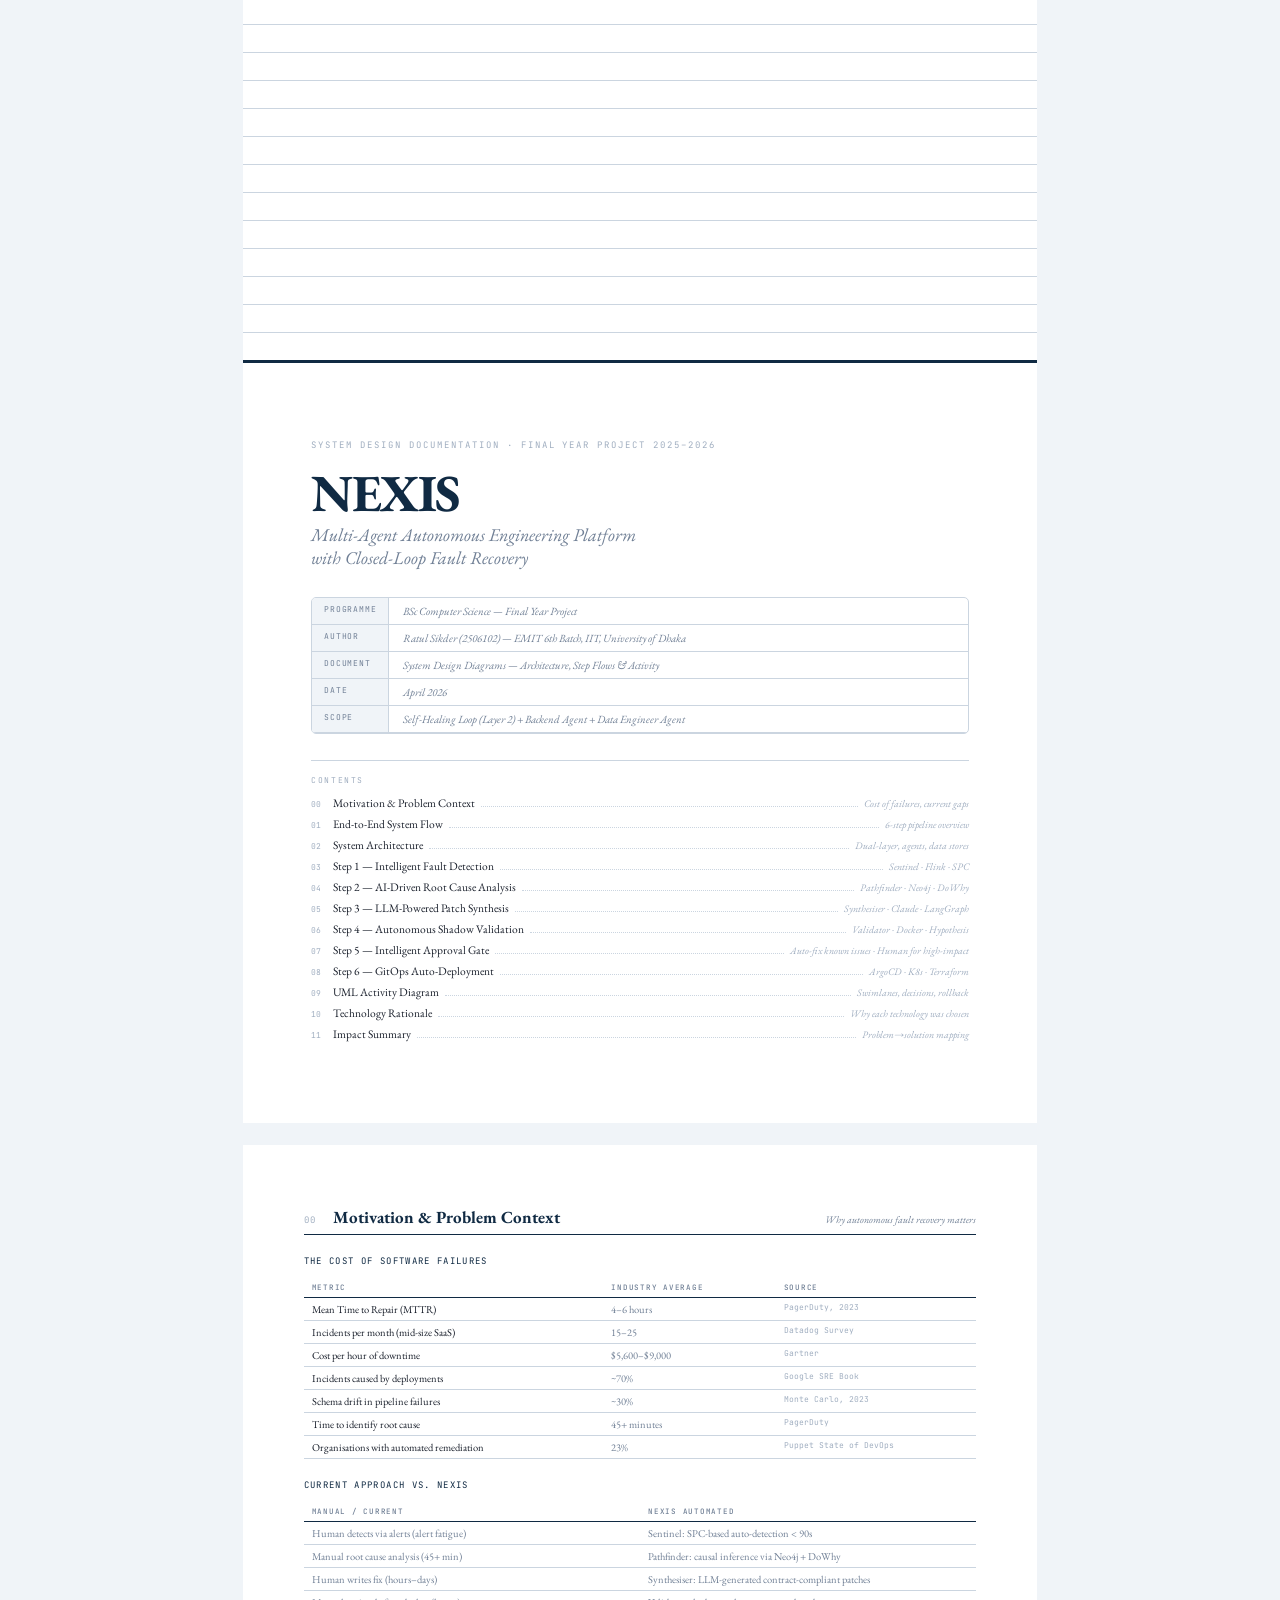
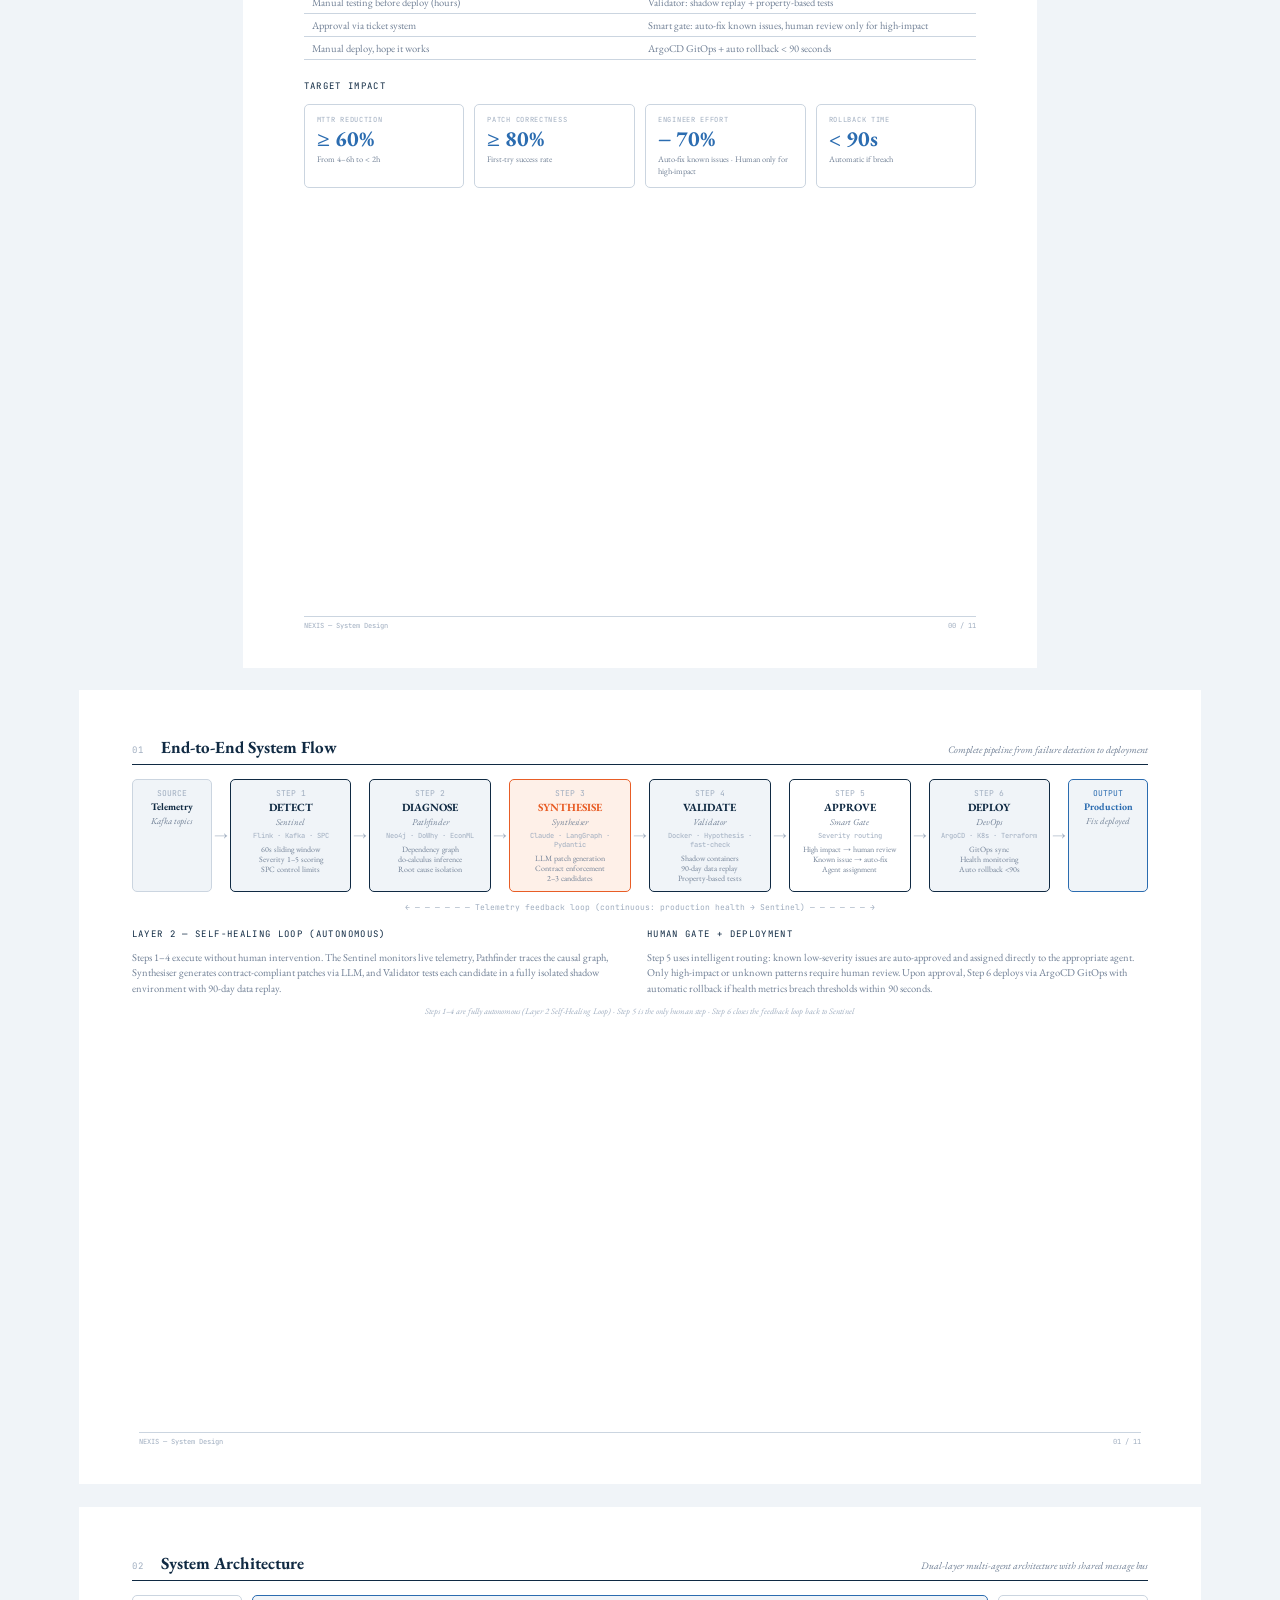
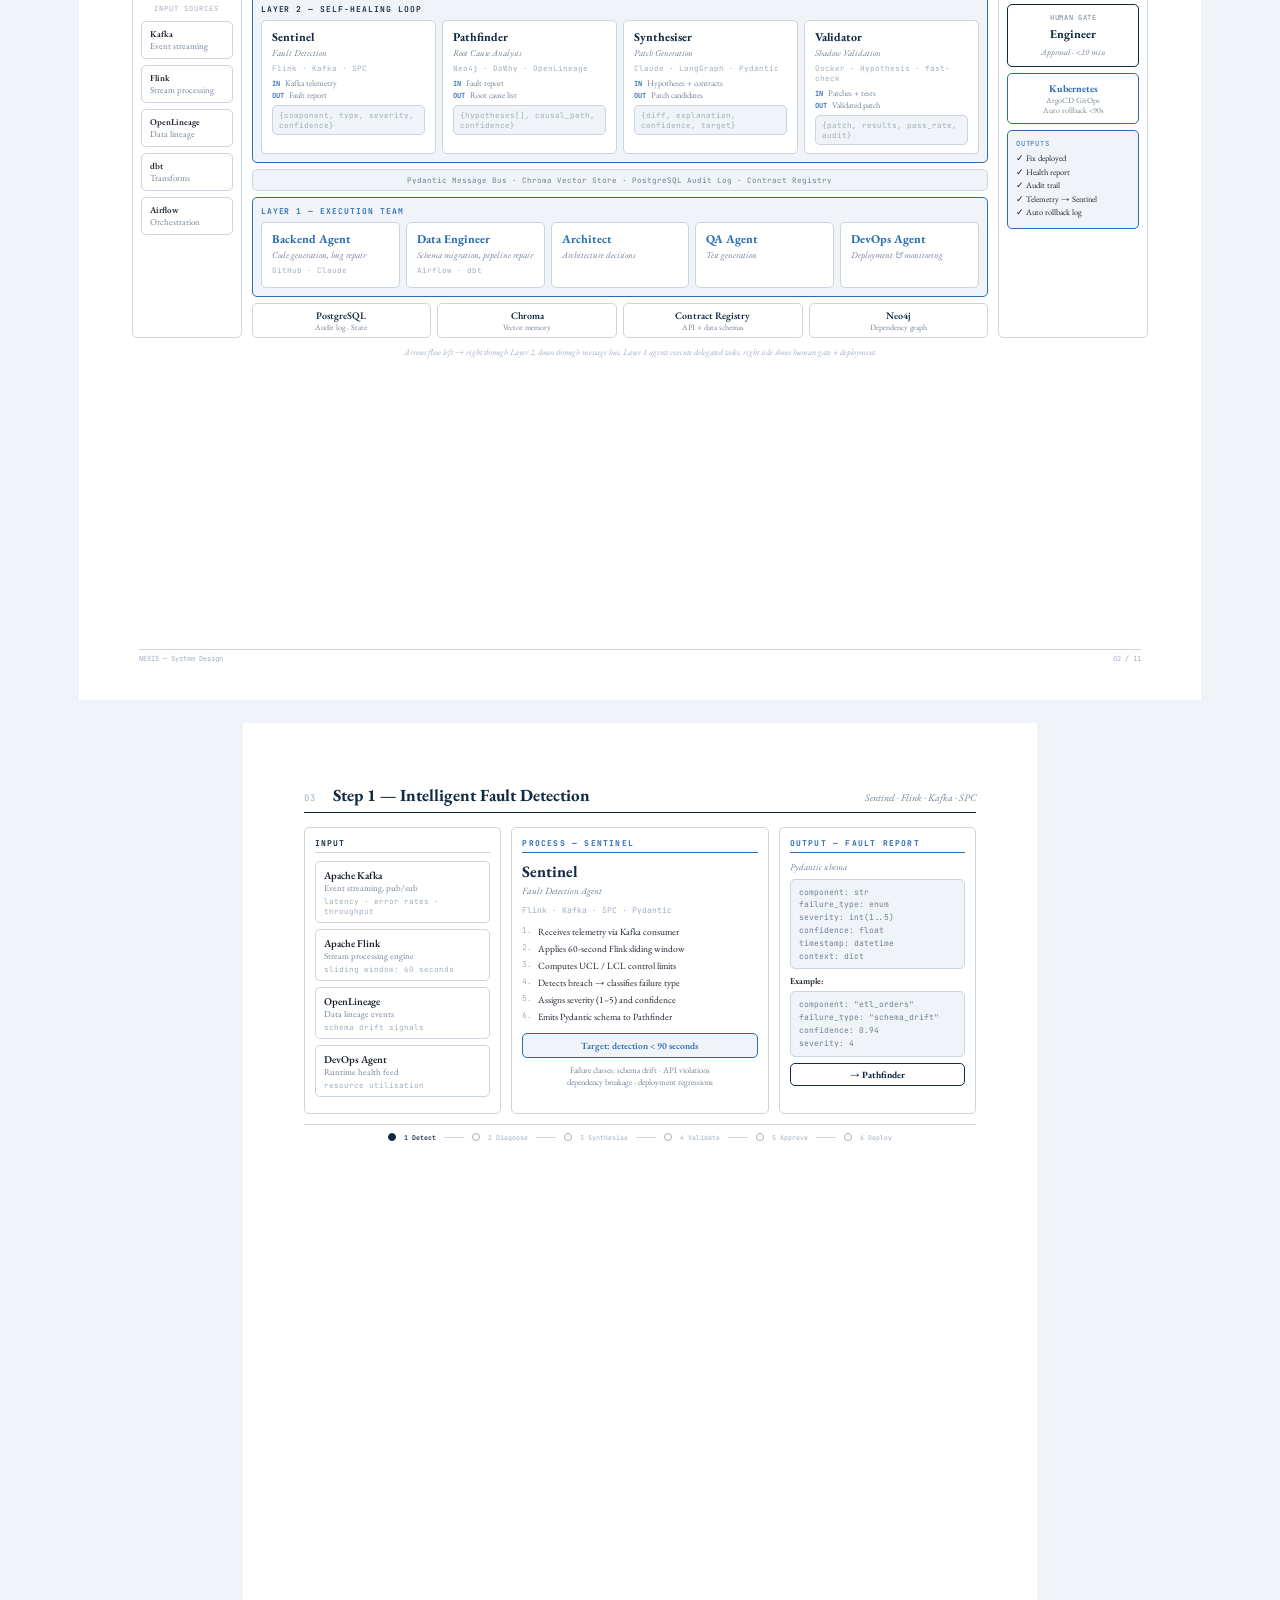
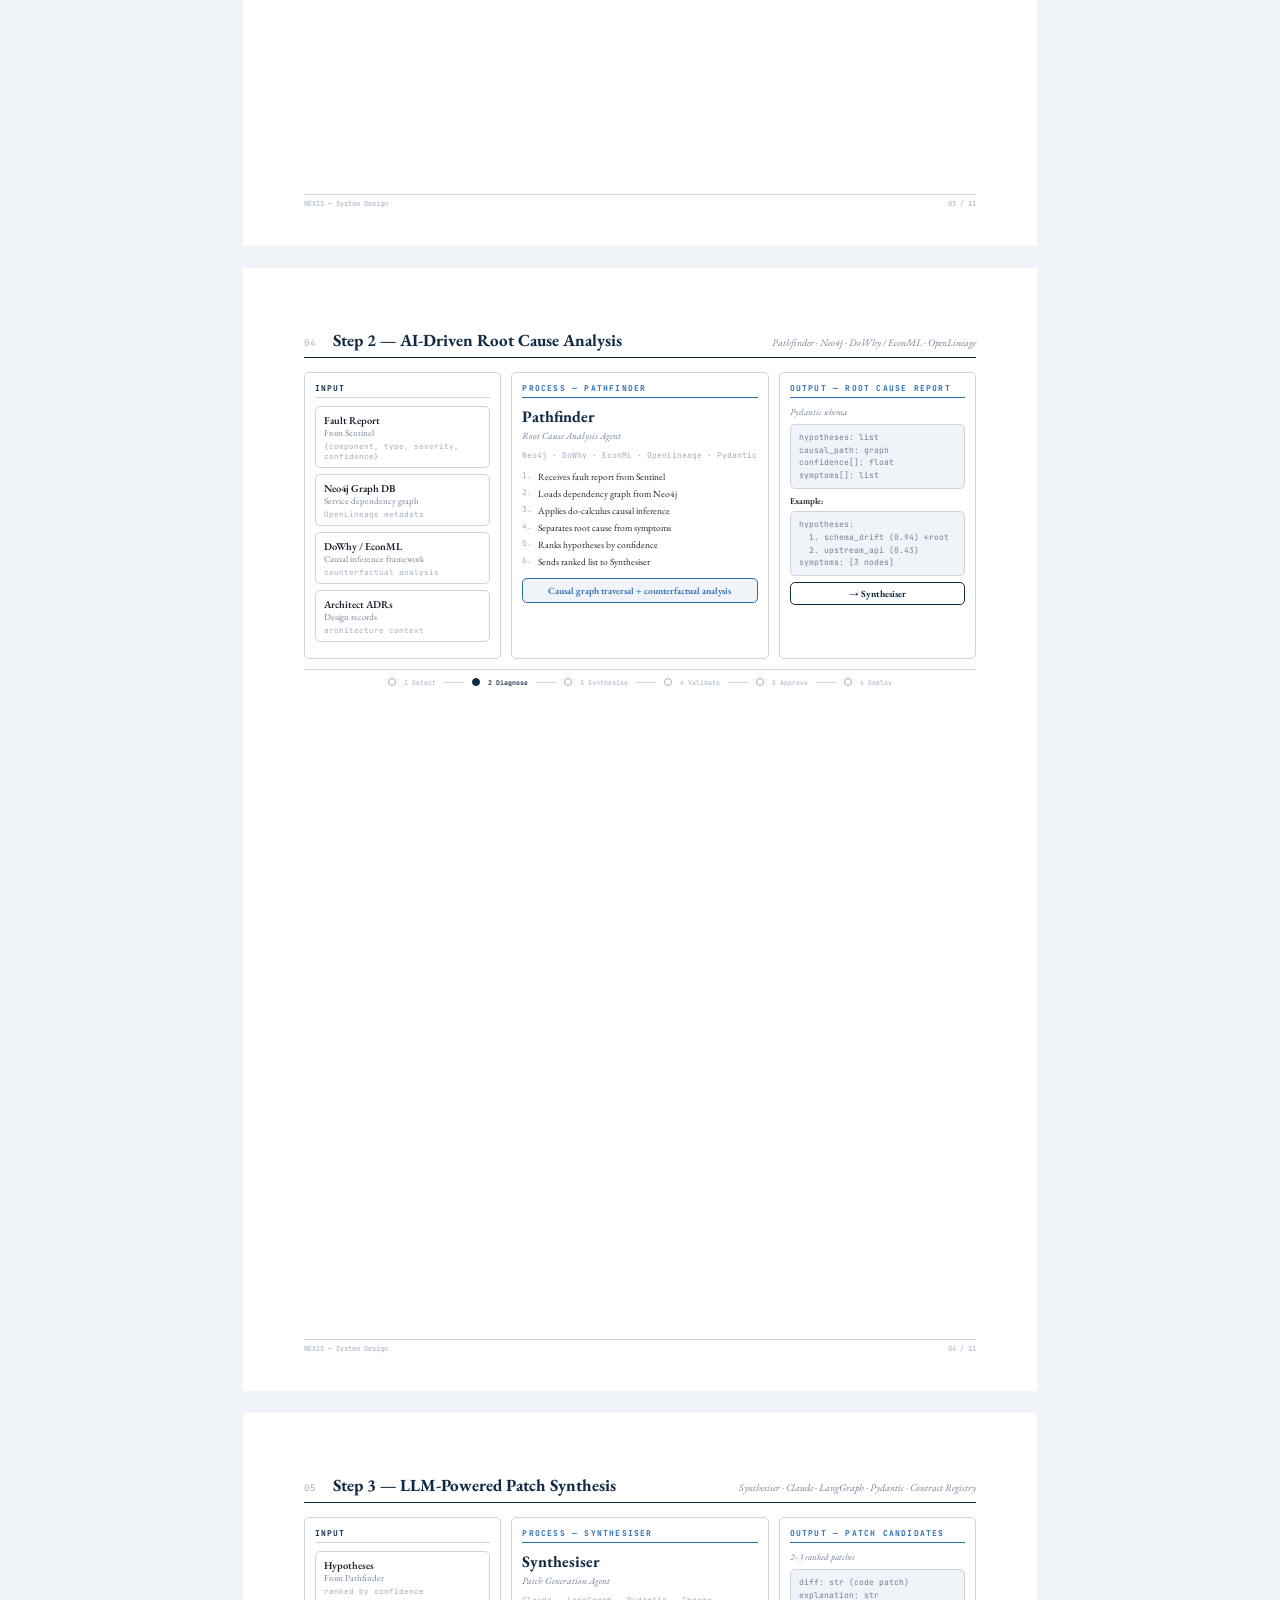
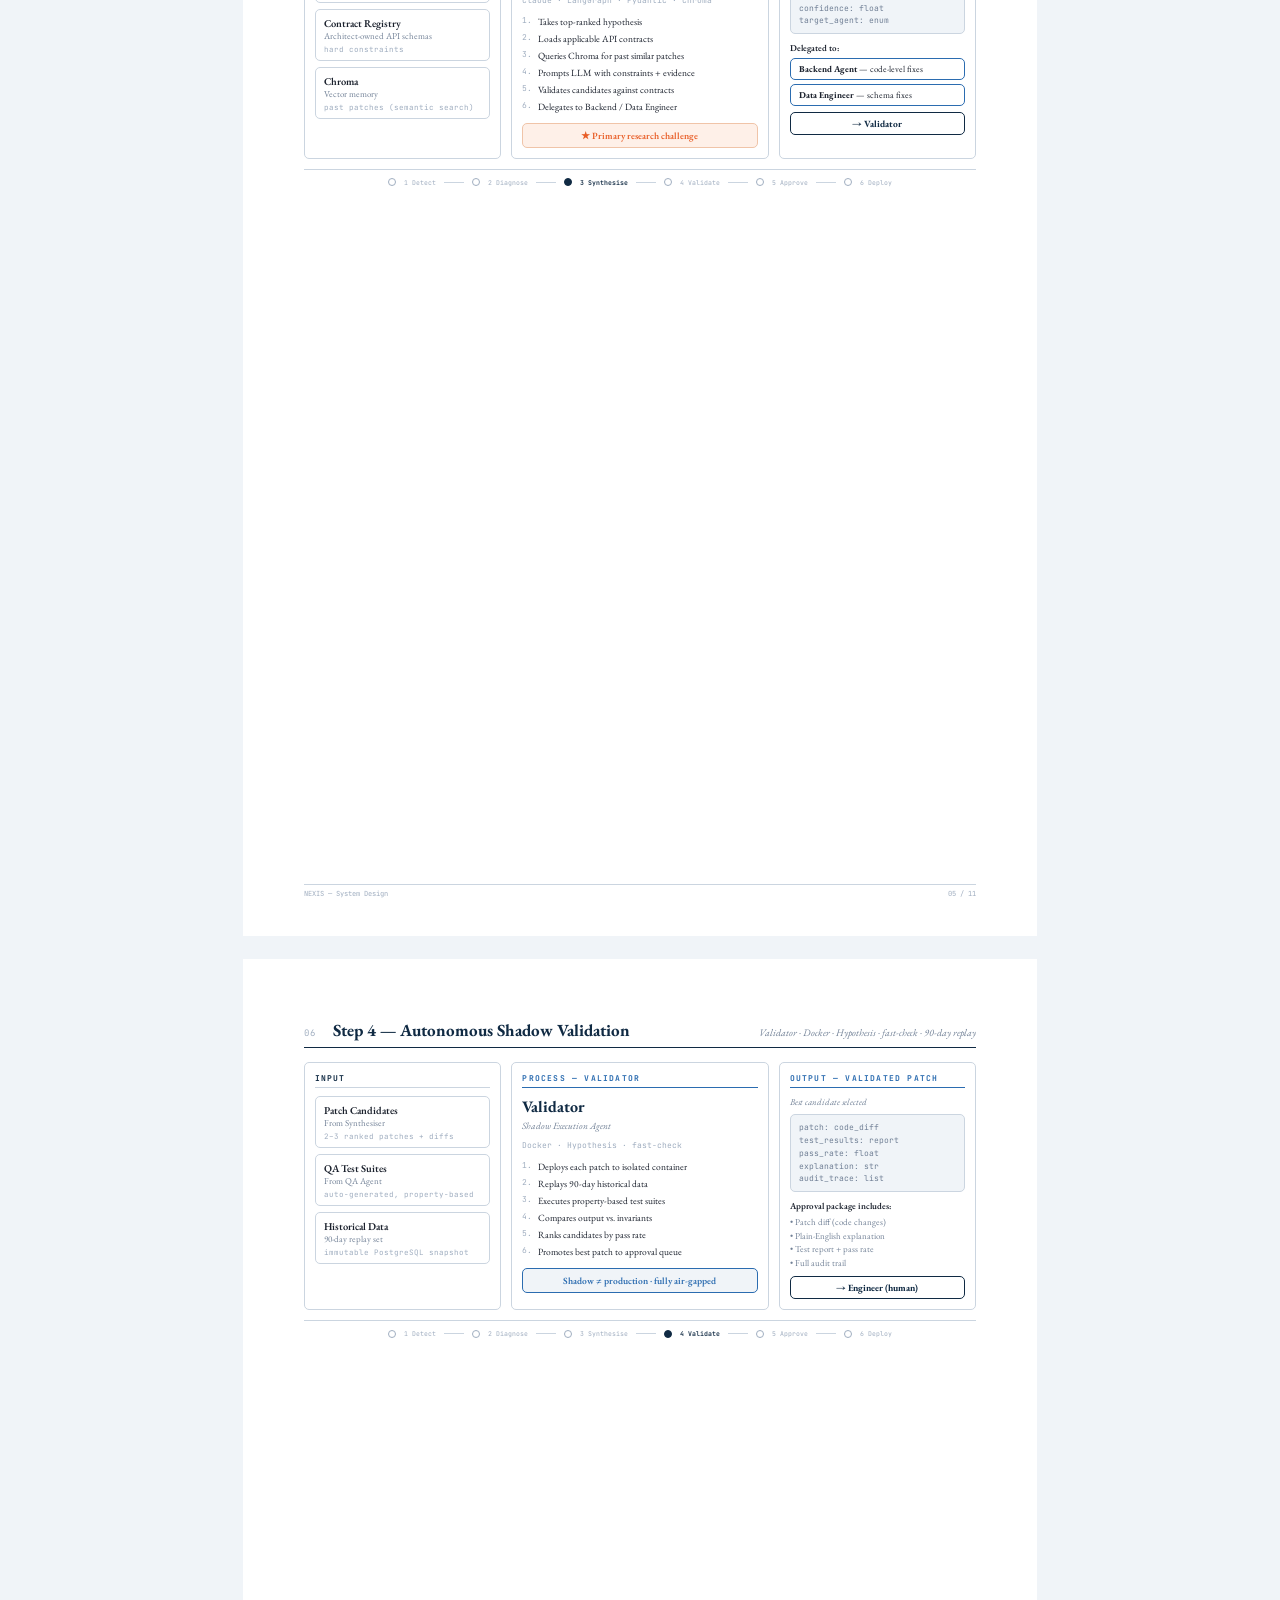
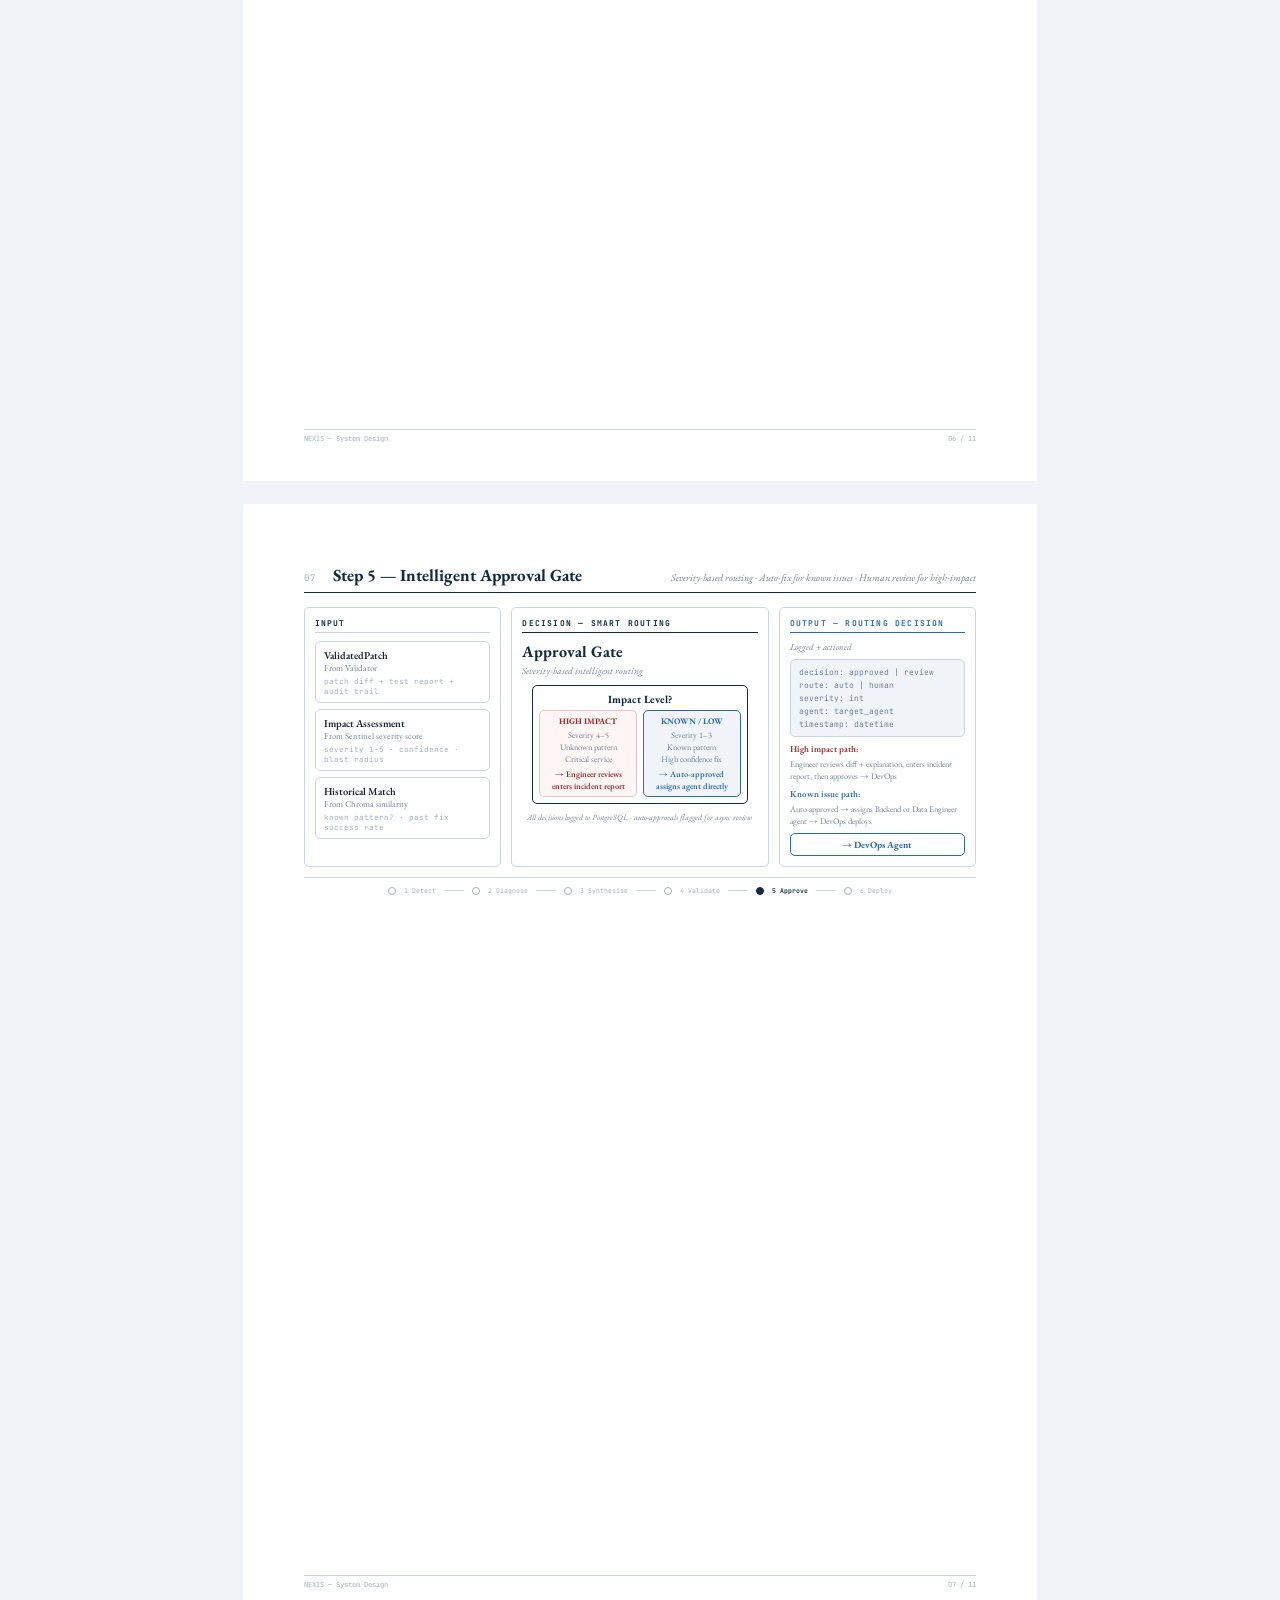
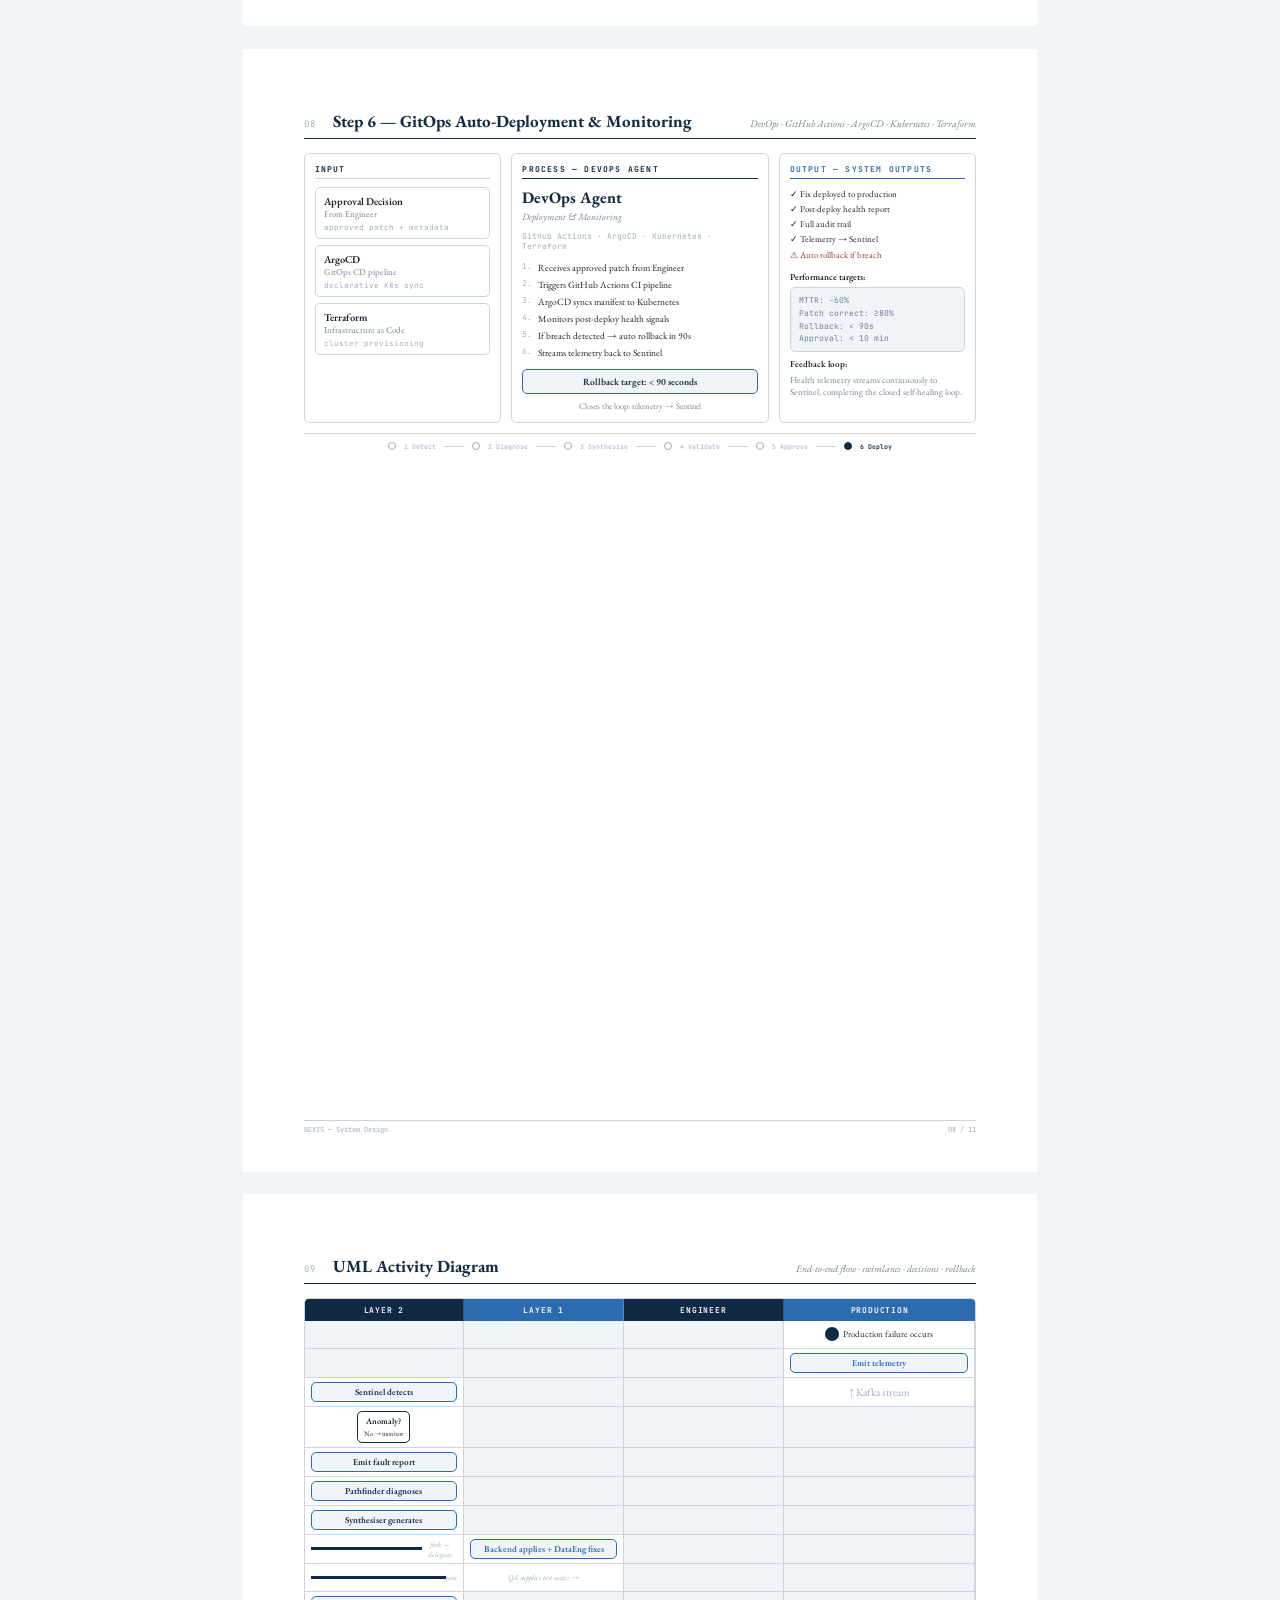
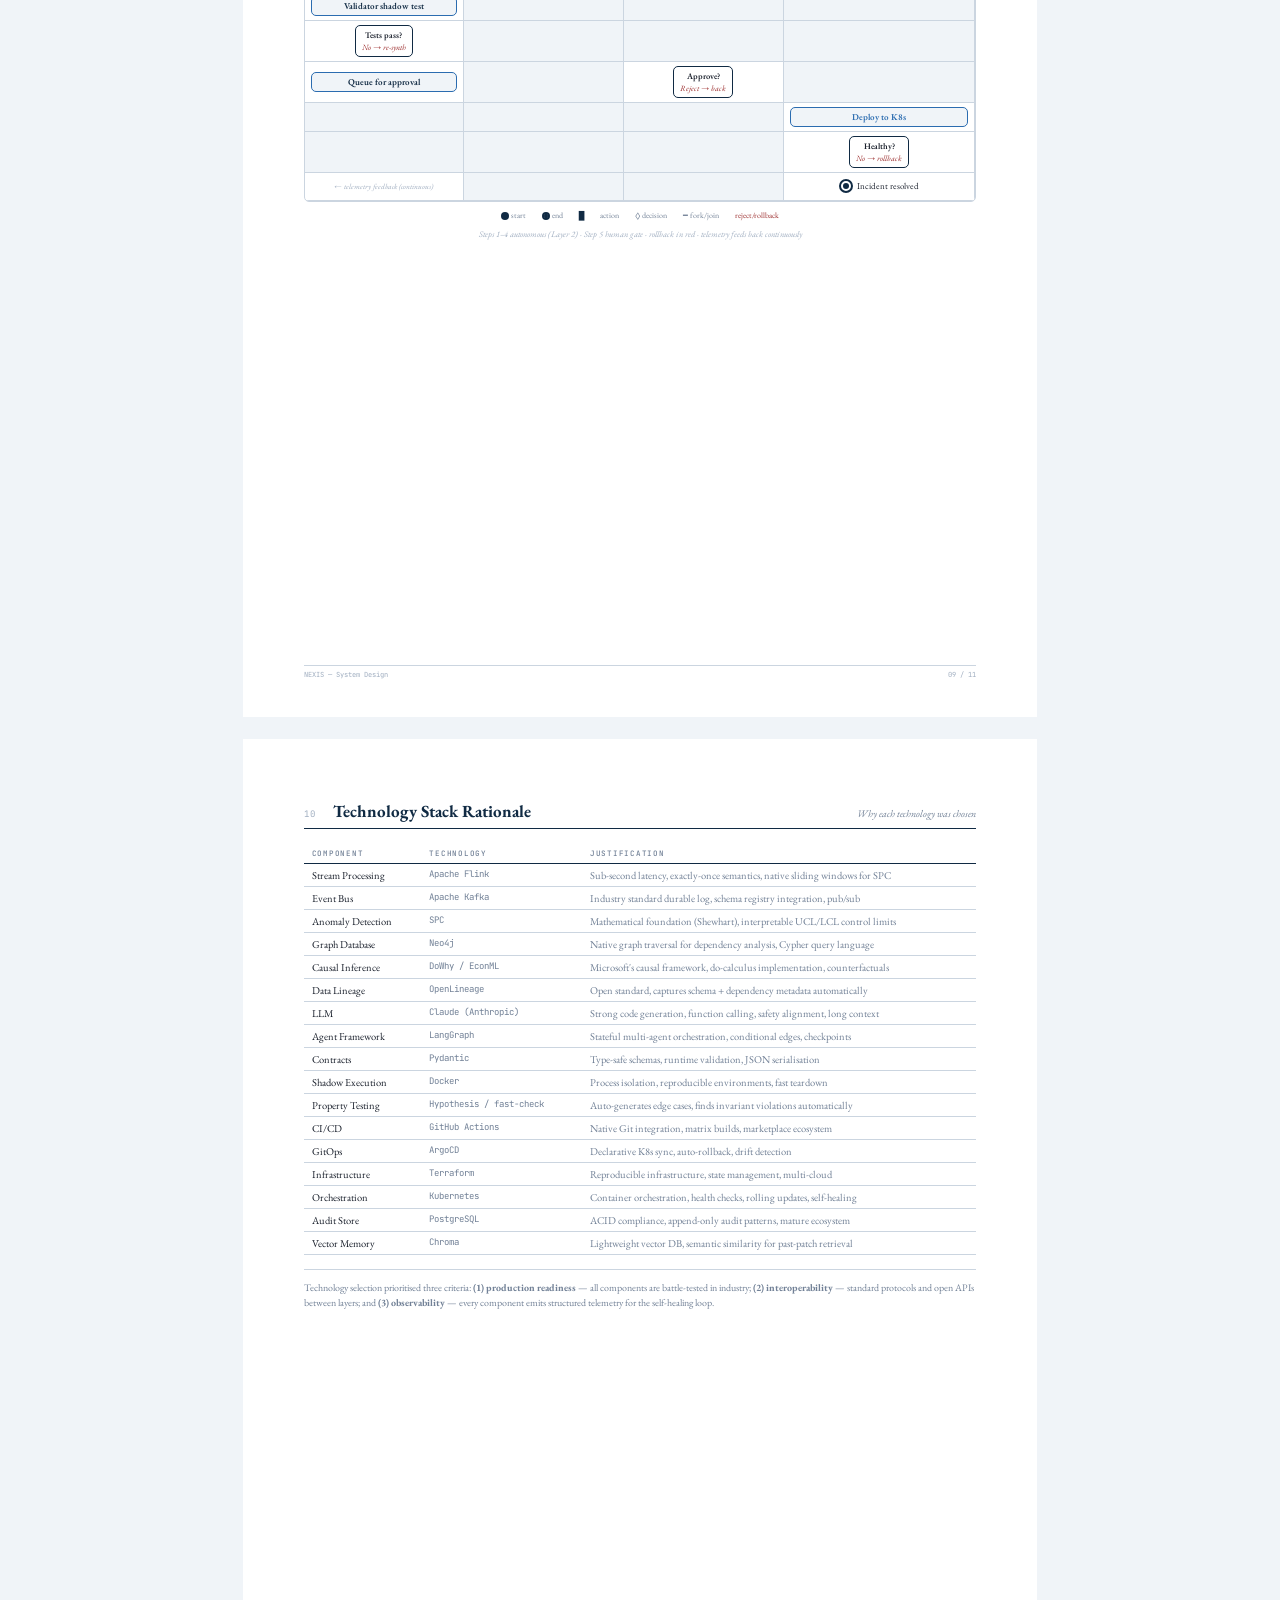
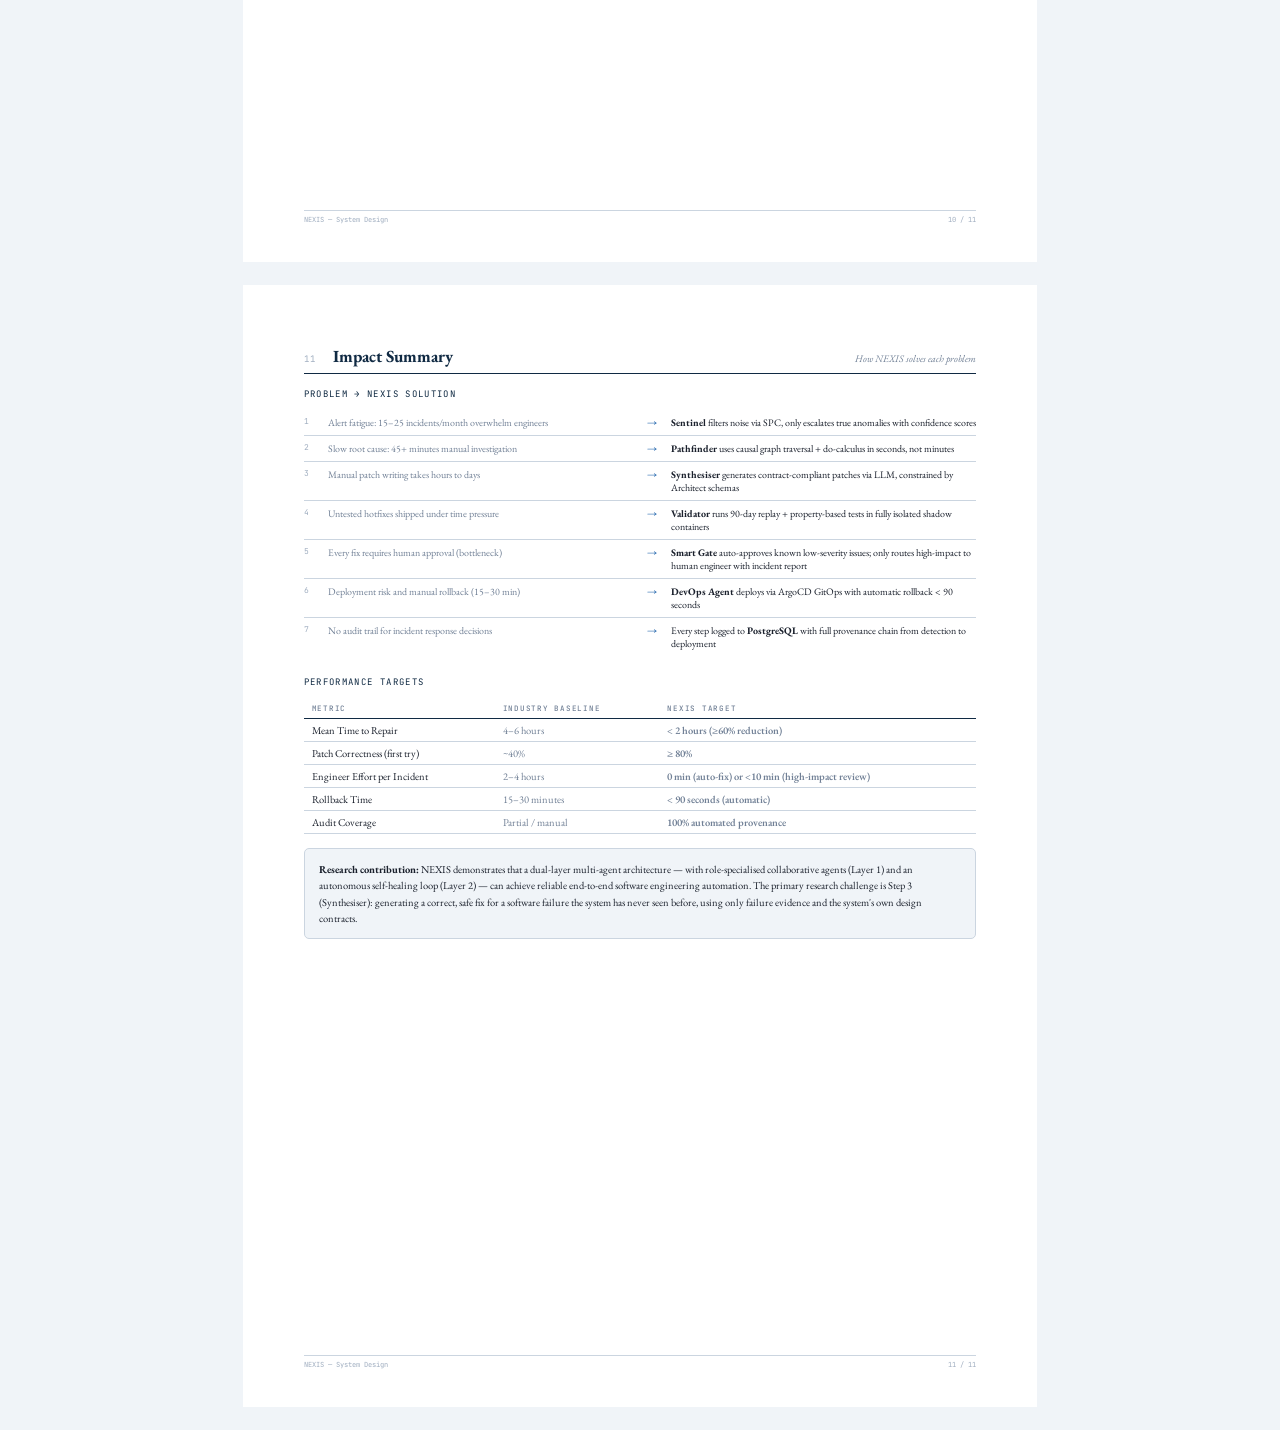
<file: 3rd Semester/Smart Research Collaboration Platform/Ratul Vi/index.html>
<!DOCTYPE html>
<html lang="en">
<head>
<meta charset="UTF-8">
<title>NEXIS — System Design Document</title>
<link href="https://fonts.googleapis.com/css2?family=EB+Garamond:ital,wght@0,400;0,500;0,600;0,700;1,400&family=JetBrains+Mono:wght@400;500;600&display=swap" rel="stylesheet">
<style>
*{margin:0;padding:0;box-sizing:border-box}
body{background:#f0f4f8;font-family:'EB Garamond',Georgia,serif;-webkit-font-smoothing:antialiased;color:#1a202c}
.page{width:210mm;min-height:297mm;margin:0 auto 6mm;padding:16mm 16mm 20mm;background:#ffffff;position:relative;overflow:hidden}
.land{width:297mm;min-height:210mm;margin:0 auto 6mm;padding:12mm 14mm 16mm;background:#ffffff;position:relative;overflow:hidden}
@media print{
  body{background:#ffffff}
  .page,.land{margin:0;page-break-after:always;box-shadow:none}
  .page:last-child,.land:last-child{page-break-after:auto}
  @page p{size:A4 portrait;margin:0}
  @page l{size:A4 landscape;margin:0}
  .page{page:p}.land{page:l}
  *{-webkit-print-color-adjust:exact;print-color-adjust:exact}
}

/* Typography */
h1{font-size:52px;font-weight:700;letter-spacing:-1.5px;line-height:1;color:#102a43}
h2{font-size:18px;font-weight:700;color:#102a43;margin-bottom:4px}
h3{font-size:13px;font-weight:700;color:#102a43;margin-bottom:6px}
.mono{font-family:'JetBrains Mono',monospace}
.small{font-size:9px}.tiny{font-size:7.5px}
.muted{color:#718096}.light{color:#a0aec0}.dark{color:#1a202c}
.accent{color:#e85d26}
.italic{font-style:italic}
.bold{font-weight:700}
.center{text-align:center}

/* Page header */
.ph{display:flex;align-items:baseline;justify-content:space-between;border-bottom:1.5px solid #102a43;padding-bottom:6px;margin-bottom:14px}
.ph .num{font-family:'JetBrains Mono',monospace;font-size:9px;letter-spacing:.2em;color:#a0aec0;margin-right:8px}
.ph .title{font-size:17px;font-weight:700;color:#102a43}
.ph .sub{font-size:10px;font-style:italic;color:#718096}

/* Page footer */
.pf{position:absolute;bottom:10mm;left:16mm;right:16mm;display:flex;justify-content:space-between;border-top:.5px solid #cbd5e0;padding-top:4px;font-family:'JetBrains Mono',monospace;font-size:7px;color:#a0aec0}

/* Cover */
.cover{display:flex;flex-direction:column;justify-content:flex-end;min-height:297mm;padding:0}
.cover .top{flex:1;background:repeating-linear-gradient(0deg,transparent,transparent 27px,#cbd5e0 27px,#cbd5e0 28px)}
.cover .bottom{padding:20mm 18mm;border-top:3px solid #102a43}
.cover .kicker{font-family:'JetBrains Mono',monospace;font-size:9px;letter-spacing:.22em;color:#a0aec0;text-transform:uppercase;margin-bottom:16px}
.cover .subtitle{font-size:18px;font-style:italic;color:#718096;margin-top:4px;margin-bottom:28px}
.cover .meta{border:1px solid #cbd5e0;display:grid;grid-template-columns:max-content 1fr;font-size:11px;border-radius:5px;overflow:hidden}
.cover .meta .k{padding:6px 12px;background:#f0f4f8;border-bottom:1px solid #cbd5e0;border-right:1px solid #cbd5e0;font-family:'JetBrains Mono',monospace;font-size:8px;letter-spacing:.1em;text-transform:uppercase;color:#718096}
.cover .meta .v{padding:6px 14px;border-bottom:1px solid #cbd5e0;color:#718096;font-style:italic}
.toc{margin-top:26px;border-top:1px solid #cbd5e0;padding-top:14px}
.toc-h{font-family:'JetBrains Mono',monospace;font-size:8px;letter-spacing:.2em;color:#a0aec0;text-transform:uppercase;margin-bottom:10px}
.toc-r{display:flex;align-items:baseline;margin-bottom:6px;font-size:11.5px}
.toc-n{font-family:'JetBrains Mono',monospace;font-size:8px;color:#a0aec0;width:22px;flex-shrink:0}
.toc-d{flex:1;border-bottom:1px dotted #cbd5e0;margin:0 6px 2px}
.toc-s{font-style:italic;color:#a0aec0;font-size:10px}

/* Generic tables */
table{width:100%;border-collapse:collapse;font-size:10.5px;margin-bottom:14px}
th{text-align:left;padding:5px 8px;border-bottom:1.2px solid #102a43;font-family:'JetBrains Mono',monospace;font-size:7.5px;letter-spacing:.1em;text-transform:uppercase;color:#718096;font-weight:500}
td{padding:4px 8px;border-bottom:1px solid #cbd5e0;color:#718096;vertical-align:top}
td:first-child{color:#1a202c}

/* Section label */
.sec{font-family:'JetBrains Mono',monospace;font-size:9px;letter-spacing:.15em;color:#102a43;text-transform:uppercase;margin:20px 0 10px}
.sec:first-child{margin-top:0}

/* Metric boxes */
.metrics{display:flex;gap:10px;margin:12px 0}
.mbox{flex:1;border:1px solid #cbd5e0;padding:10px 12px;border-radius:5px;transition:box-shadow 0.2s ease}
.mbox:hover{box-shadow:0 2px 8px rgba(16,42,67,0.12)}
.mbox .label{font-family:'JetBrains Mono',monospace;font-size:7px;letter-spacing:.1em;text-transform:uppercase;color:#a0aec0;margin-bottom:3px}
.mbox .val{font-size:22px;font-weight:700;color:#2b6cb0;line-height:1.1}
.mbox .desc{font-size:8.5px;color:#718096;margin-top:2px}

/* Flow diagram (HTML) */
.flow{display:flex;align-items:stretch;gap:0;margin:10px 0}
.flow-step{flex:1;border:1px solid #cbd5e0;padding:8px 6px;text-align:center;position:relative;background:#ffffff;border-radius:5px;transition:box-shadow 0.2s ease}
.flow-step:hover{box-shadow:0 2px 8px rgba(16,42,67,0.12)}
.flow-step.active{border-color:#102a43;background:#f0f4f8}
.flow-step .snum{font-family:'JetBrains Mono',monospace;font-size:8px;color:#a0aec0;display:block}
.flow-step .sname{font-size:11px;font-weight:700;display:block;margin:2px 0;color:#102a43}
.flow-step .sagent{font-size:9px;color:#718096;font-style:italic;display:block}
.flow-step .stech{font-family:'JetBrains Mono',monospace;font-size:7px;color:#a0aec0;display:block;margin-top:3px}
.flow-arr{display:flex;align-items:center;font-size:14px;color:#a0aec0;padding:0 2px}

/* Architecture cards */
.arch-grid{display:grid;gap:8px}
.agent-card{border:1px solid #cbd5e0;padding:8px 10px;background:#ffffff;border-radius:5px;transition:box-shadow 0.2s ease}
.agent-card:hover{box-shadow:0 2px 8px rgba(16,42,67,0.12)}
.agent-card .aname{font-size:12px;font-weight:700;margin-bottom:2px;color:#102a43}
.agent-card .arole{font-size:9px;color:#718096;font-style:italic;margin-bottom:4px}
.agent-card .atech{font-family:'JetBrains Mono',monospace;font-size:7.5px;color:#a0aec0;margin-bottom:4px}
.agent-card .aio{font-size:8.5px;color:#718096}
.agent-card .aio .lbl{font-family:'JetBrains Mono',monospace;font-size:7px;font-weight:600;margin-right:3px}
.agent-card .aio .lbl.in{color:#2b6cb0}.agent-card .aio .lbl.out{color:#2b6cb0}
.agent-card .aschema{font-family:'JetBrains Mono',monospace;font-size:7.5px;color:#a0aec0;margin-top:4px;padding:4px 6px;background:#f0f4f8;border:1px solid #cbd5e0;border-radius:5px}
.planned{border-style:solid;opacity:1}
.fyp-badge{display:none}

/* Step diagram (3-col HTML) */
.step-grid{display:grid;grid-template-columns:1fr 1.3fr 1fr;gap:10px;margin-bottom:10px}
.step-col{border:1px solid #cbd5e0;padding:10px;border-radius:5px;transition:box-shadow 0.2s ease}
.step-col:hover{box-shadow:0 2px 8px rgba(16,42,67,0.12)}
.step-col h4{font-family:'JetBrains Mono',monospace;font-size:8px;letter-spacing:.15em;text-transform:uppercase;color:#102a43;border-bottom:1px solid #cbd5e0;padding-bottom:4px;margin-bottom:8px}
.step-col h4.process{color:#2b6cb0;border-color:#2b6cb0}
.step-col h4.output{color:#2b6cb0;border-color:#2b6cb0}
.src-card{border:1px solid #cbd5e0;padding:6px 8px;margin-bottom:6px;border-radius:5px;transition:box-shadow 0.2s ease}
.src-card:hover{box-shadow:0 2px 8px rgba(16,42,67,0.12)}
.src-card .sname{font-size:10.5px;font-weight:600;color:#1a202c}
.src-card .sdesc{font-size:9px;color:#718096}
.src-card .stag{font-family:'JetBrains Mono',monospace;font-size:7.5px;color:#a0aec0;margin-top:2px}
.proc-name{font-size:16px;font-weight:700;color:#102a43;margin-bottom:2px}
.proc-role{font-size:9.5px;color:#718096;font-style:italic;margin-bottom:8px}
.proc-tech{font-family:'JetBrains Mono',monospace;font-size:8px;color:#a0aec0;margin-bottom:8px}
.proc-steps{list-style:none;counter-reset:step}
.proc-steps li{counter-increment:step;font-size:9.5px;color:#1a202c;padding:2px 0;padding-left:16px;position:relative}
.proc-steps li::before{content:counter(step)".";position:absolute;left:0;font-family:'JetBrains Mono',monospace;font-size:8px;color:#a0aec0}
.highlight{background:#f0f4f8;border:1px solid #2b6cb0;padding:5px 8px;margin-top:8px;font-size:9.5px;color:#2b6cb0;font-weight:600;text-align:center;border-radius:5px}
.schema-box{font-family:'JetBrains Mono',monospace;font-size:8px;color:#718096;background:#f0f4f8;border:1px solid #cbd5e0;padding:6px 8px;margin-bottom:6px;line-height:1.6;border-radius:5px}
.route-btn{display:block;text-align:center;font-size:9.5px;font-weight:700;color:#102a43;border:1px solid #102a43;padding:4px;margin-top:6px;border-radius:5px;transition:box-shadow 0.2s ease}
.route-btn:hover{box-shadow:0 2px 8px rgba(16,42,67,0.12)}

/* Stepper */
.stepper{display:flex;align-items:center;justify-content:center;gap:8px;margin-top:10px;padding:8px 0;border-top:1px solid #cbd5e0}
.stepper .dot{width:8px;height:8px;border-radius:50%;border:1.5px solid #a0aec0;background:#ffffff}
.stepper .dot.active{background:#102a43;border-color:#102a43}
.stepper .dot-label{font-family:'JetBrains Mono',monospace;font-size:6.5px;color:#a0aec0}
.stepper .dot-label.active{color:#102a43;font-weight:600}
.stepper .dot-line{width:20px;height:1px;background:#cbd5e0}

/* Activity diagram (HTML) */
.swim{display:grid;grid-template-columns:1fr 1fr 1fr 1.2fr;gap:0;border:1px solid #cbd5e0;border-radius:5px;overflow:hidden}
.swim-header{padding:6px;text-align:center;font-family:'JetBrains Mono',monospace;font-size:8px;letter-spacing:.1em;font-weight:600;color:#ffffff;border-right:1px solid rgba(255,255,255,.2)}
.swim-cell{border-right:1px solid #cbd5e0;border-bottom:1px solid #cbd5e0;padding:4px 6px;min-height:28px;display:flex;align-items:center;justify-content:center;font-size:9px}
.swim-cell.empty{background:#f0f4f8}
.act-node{background:#f0f4f8;border:1px solid #2b6cb0;padding:3px 8px;font-size:9px;font-weight:600;color:#102a43;text-align:center;width:100%;border-radius:5px}
.act-diamond{background:#ffffff;border:1px solid #102a43;padding:3px 6px;font-size:8.5px;font-weight:600;text-align:center;transform:rotate(0deg);border-radius:5px}
.act-start{width:14px;height:14px;border-radius:50%;background:#102a43;display:inline-block}
.act-end{width:14px;height:14px;border-radius:50%;background:#ffffff;border:2px solid #102a43;display:inline-flex;align-items:center;justify-content:center}
.act-end::after{content:'';width:6px;height:6px;border-radius:50%;background:#102a43}
.act-arrow{color:#a0aec0;font-size:11px;text-align:center}
.act-reject{color:#9b2c2c;font-size:8px;font-style:italic}
.act-note{font-size:7.5px;color:#a0aec0;font-style:italic;text-align:center}

/* Problem-solution rows */
.ps-row{display:grid;grid-template-columns:20px 1fr 30px 1fr;gap:4px;align-items:start;padding:6px 0;border-bottom:1px solid #cbd5e0;font-size:10px}
.ps-num{font-family:'JetBrains Mono',monospace;font-size:8px;color:#a0aec0}
.ps-problem{color:#718096}
.ps-arrow{text-align:center;color:#2b6cb0;font-weight:700}
.ps-solution{color:#1a202c}

/* Note */
.note{font-size:8.5px;font-style:italic;color:#a0aec0;text-align:center;margin-top:8px}
</style>
</head>
<body>

<!-- ============ PAGE 1: COVER ============ -->
<div class="page cover">
  <div class="top"></div>
  <div class="bottom">
    <p class="kicker">System Design Documentation · Final Year Project 2025–2026</p>
    <h1>NEXIS</h1>
    <p class="subtitle">Multi-Agent Autonomous Engineering Platform<br>with Closed-Loop Fault Recovery</p>
    <div class="meta">
      <div class="k">Programme</div><div class="v">BSc Computer Science — Final Year Project</div>
      <div class="k">Author</div><div class="v">Ratul Sikder (2506102) — EMIT 6th Batch, IIT, University of Dhaka</div>
      <div class="k">Document</div><div class="v">System Design Diagrams — Architecture, Step Flows & Activity</div>
      <div class="k">Date</div><div class="v">April 2026</div>
      <div class="k">Scope</div><div class="v">Self-Healing Loop (Layer 2) + Backend Agent + Data Engineer Agent</div>
    </div>
    <div class="toc">
      <p class="toc-h">Contents</p>
      <div class="toc-r"><span class="toc-n">00</span><span>Motivation & Problem Context</span><span class="toc-d"></span><span class="toc-s">Cost of failures, current gaps</span></div>
      <div class="toc-r"><span class="toc-n">01</span><span>End-to-End System Flow</span><span class="toc-d"></span><span class="toc-s">6-step pipeline overview</span></div>
      <div class="toc-r"><span class="toc-n">02</span><span>System Architecture</span><span class="toc-d"></span><span class="toc-s">Dual-layer, agents, data stores</span></div>
      <div class="toc-r"><span class="toc-n">03</span><span>Step 1 — Intelligent Fault Detection</span><span class="toc-d"></span><span class="toc-s">Sentinel · Flink · SPC</span></div>
      <div class="toc-r"><span class="toc-n">04</span><span>Step 2 — AI-Driven Root Cause Analysis</span><span class="toc-d"></span><span class="toc-s">Pathfinder · Neo4j · DoWhy</span></div>
      <div class="toc-r"><span class="toc-n">05</span><span>Step 3 — LLM-Powered Patch Synthesis</span><span class="toc-d"></span><span class="toc-s">Synthesiser · Claude · LangGraph</span></div>
      <div class="toc-r"><span class="toc-n">06</span><span>Step 4 — Autonomous Shadow Validation</span><span class="toc-d"></span><span class="toc-s">Validator · Docker · Hypothesis</span></div>
      <div class="toc-r"><span class="toc-n">07</span><span>Step 5 — Intelligent Approval Gate</span><span class="toc-d"></span><span class="toc-s">Auto-fix known issues · Human for high-impact</span></div>
      <div class="toc-r"><span class="toc-n">08</span><span>Step 6 — GitOps Auto-Deployment</span><span class="toc-d"></span><span class="toc-s">ArgoCD · K8s · Terraform</span></div>
      <div class="toc-r"><span class="toc-n">09</span><span>UML Activity Diagram</span><span class="toc-d"></span><span class="toc-s">Swimlanes, decisions, rollback</span></div>
      <div class="toc-r"><span class="toc-n">10</span><span>Technology Rationale</span><span class="toc-d"></span><span class="toc-s">Why each technology was chosen</span></div>
      <div class="toc-r"><span class="toc-n">11</span><span>Impact Summary</span><span class="toc-d"></span><span class="toc-s">Problem→solution mapping</span></div>
    </div>
  </div>
</div>

<!-- ============ PAGE 2: MOTIVATION ============ -->
<div class="page">
  <div class="ph"><div style="display:flex;align-items:baseline;gap:8px"><span class="num">00</span><span class="title">Motivation & Problem Context</span></div><span class="sub">Why autonomous fault recovery matters</span></div>

  <p class="sec">The cost of software failures</p>
  <table>
    <tr><th>Metric</th><th>Industry Average</th><th>Source</th></tr>
    <tr><td>Mean Time to Repair (MTTR)</td><td>4–6 hours</td><td style="font-family:'JetBrains Mono',monospace;font-size:8px;color:#a0aec0">PagerDuty, 2023</td></tr>
    <tr><td>Incidents per month (mid-size SaaS)</td><td>15–25</td><td style="font-family:'JetBrains Mono',monospace;font-size:8px;color:#a0aec0">Datadog Survey</td></tr>
    <tr><td>Cost per hour of downtime</td><td>$5,600–$9,000</td><td style="font-family:'JetBrains Mono',monospace;font-size:8px;color:#a0aec0">Gartner</td></tr>
    <tr><td>Incidents caused by deployments</td><td>~70%</td><td style="font-family:'JetBrains Mono',monospace;font-size:8px;color:#a0aec0">Google SRE Book</td></tr>
    <tr><td>Schema drift in pipeline failures</td><td>~30%</td><td style="font-family:'JetBrains Mono',monospace;font-size:8px;color:#a0aec0">Monte Carlo, 2023</td></tr>
    <tr><td>Time to identify root cause</td><td>45+ minutes</td><td style="font-family:'JetBrains Mono',monospace;font-size:8px;color:#a0aec0">PagerDuty</td></tr>
    <tr><td>Organisations with automated remediation</td><td>23%</td><td style="font-family:'JetBrains Mono',monospace;font-size:8px;color:#a0aec0">Puppet State of DevOps</td></tr>
  </table>

  <p class="sec">Current approach vs. NEXIS</p>
  <table class="comparison">
    <tr><th style="width:50%">Manual / Current</th><th>NEXIS Automated</th></tr>
    <tr><td style="color:#718096">Human detects via alerts (alert fatigue)</td><td>Sentinel: SPC-based auto-detection &lt; 90s</td></tr>
    <tr><td style="color:#718096">Manual root cause analysis (45+ min)</td><td>Pathfinder: causal inference via Neo4j + DoWhy</td></tr>
    <tr><td style="color:#718096">Human writes fix (hours–days)</td><td>Synthesiser: LLM-generated contract-compliant patches</td></tr>
    <tr><td style="color:#718096">Manual testing before deploy (hours)</td><td>Validator: shadow replay + property-based tests</td></tr>
    <tr><td style="color:#718096">Approval via ticket system</td><td>Smart gate: auto-fix known issues, human review only for high-impact</td></tr>
    <tr><td style="color:#718096">Manual deploy, hope it works</td><td>ArgoCD GitOps + auto rollback &lt; 90 seconds</td></tr>
  </table>

  <p class="sec">Target impact</p>
  <div class="metrics">
    <div class="mbox"><div class="label">MTTR Reduction</div><div class="val">≥ 60%</div><div class="desc">From 4–6h to &lt; 2h</div></div>
    <div class="mbox"><div class="label">Patch Correctness</div><div class="val">≥ 80%</div><div class="desc">First-try success rate</div></div>
    <div class="mbox"><div class="label">Engineer Effort</div><div class="val">− 70%</div><div class="desc">Auto-fix known issues · Human only for high-impact</div></div>
    <div class="mbox"><div class="label">Rollback Time</div><div class="val">&lt; 90s</div><div class="desc">Automatic if breach</div></div>
  </div>

  <div class="pf"><span>NEXIS — System Design</span><span>00 / 11</span></div>
</div>

<!-- ============ PAGE 3: SYSTEM FLOW ============ -->
<div class="land">
  <div class="ph"><div style="display:flex;align-items:baseline;gap:8px"><span class="num">01</span><span class="title">End-to-End System Flow</span></div><span class="sub">Complete pipeline from failure detection to deployment</span></div>

  <div class="flow">
    <div class="flow-step" style="background:#f0f4f8;max-width:80px">
      <span class="snum">SOURCE</span>
      <span class="sname" style="font-size:10px">Telemetry</span>
      <span class="sagent">Kafka topics</span>
    </div>
    <div class="flow-arr">→</div>
    <div class="flow-step active">
      <span class="snum">STEP 1</span>
      <span class="sname">DETECT</span>
      <span class="sagent">Sentinel</span>
      <span class="stech">Flink · Kafka · SPC</span>
      <div style="font-size:8px;color:#718096;margin-top:4px">60s sliding window<br>Severity 1–5 scoring<br>SPC control limits</div>
    </div>
    <div class="flow-arr">→</div>
    <div class="flow-step active">
      <span class="snum">STEP 2</span>
      <span class="sname">DIAGNOSE</span>
      <span class="sagent">Pathfinder</span>
      <span class="stech">Neo4j · DoWhy · EconML</span>
      <div style="font-size:8px;color:#718096;margin-top:4px">Dependency graph<br>do-calculus inference<br>Root cause isolation</div>
    </div>
    <div class="flow-arr">→</div>
    <div class="flow-step" style="border-color:#e85d26;background:#fef0e8">
      <span class="snum">STEP 3</span>
      <span class="sname" style="color:#e85d26">SYNTHESISE</span>
      <span class="sagent">Synthesiser</span>
      <span class="stech">Claude · LangGraph · Pydantic</span>
      <div style="font-size:8px;color:#718096;margin-top:4px">LLM patch generation<br>Contract enforcement<br>2–3 candidates</div>
    </div>
    <div class="flow-arr">→</div>
    <div class="flow-step active">
      <span class="snum">STEP 4</span>
      <span class="sname">VALIDATE</span>
      <span class="sagent">Validator</span>
      <span class="stech">Docker · Hypothesis · fast-check</span>
      <div style="font-size:8px;color:#718096;margin-top:4px">Shadow containers<br>90-day data replay<br>Property-based tests</div>
    </div>
    <div class="flow-arr">→</div>
    <div class="flow-step" style="border-color:#102a43">
      <span class="snum">STEP 5</span>
      <span class="sname">APPROVE</span>
      <span class="sagent">Smart Gate</span>
      <span class="stech">Severity routing</span>
      <div style="font-size:8px;color:#718096;margin-top:4px">High impact → human review<br>Known issue → auto-fix<br>Agent assignment</div>
    </div>
    <div class="flow-arr">→</div>
    <div class="flow-step active">
      <span class="snum">STEP 6</span>
      <span class="sname">DEPLOY</span>
      <span class="sagent">DevOps</span>
      <span class="stech">ArgoCD · K8s · Terraform</span>
      <div style="font-size:8px;color:#718096;margin-top:4px">GitOps sync<br>Health monitoring<br>Auto rollback &lt;90s</div>
    </div>
    <div class="flow-arr">→</div>
    <div class="flow-step" style="background:#f0f4f8;border-color:#2b6cb0;max-width:80px">
      <span class="snum" style="color:#2b6cb0">OUTPUT</span>
      <span class="sname" style="font-size:10px;color:#2b6cb0">Production</span>
      <span class="sagent">Fix deployed</span>
    </div>
  </div>
  <div style="text-align:center;margin-top:8px;font-family:'JetBrains Mono',monospace;font-size:8px;color:#a0aec0">← — — — — — — Telemetry feedback loop (continuous: production health → Sentinel) — — — — — — →</div>

  <div style="margin-top:16px;display:grid;grid-template-columns:1fr 1fr;gap:14px">
    <div>
      <p class="sec" style="margin-top:0">Layer 2 — Self-Healing Loop (autonomous)</p>
      <p style="font-size:10.5px;color:#718096;line-height:1.5">Steps 1–4 execute without human intervention. The Sentinel monitors live telemetry, Pathfinder traces the causal graph, Synthesiser generates contract-compliant patches via LLM, and Validator tests each candidate in a fully isolated shadow environment with 90-day data replay.</p>
    </div>
    <div>
      <p class="sec" style="margin-top:0">Human gate + Deployment</p>
      <p style="font-size:10.5px;color:#718096;line-height:1.5">Step 5 uses intelligent routing: known low-severity issues are auto-approved and assigned directly to the appropriate agent. Only high-impact or unknown patterns require human review. Upon approval, Step 6 deploys via ArgoCD GitOps with automatic rollback if health metrics breach thresholds within 90 seconds.</p>
    </div>
  </div>

  <p class="note">Steps 1–4 are fully autonomous (Layer 2 Self-Healing Loop) · Step 5 is the only human step · Step 6 closes the feedback loop back to Sentinel</p>
  <div class="pf"><span>NEXIS — System Design</span><span>01 / 11</span></div>
</div>

<!-- ============ PAGE 4: ARCHITECTURE ============ -->
<div class="land">
  <div class="ph"><div style="display:flex;align-items:baseline;gap:8px"><span class="num">02</span><span class="title">System Architecture</span></div><span class="sub">Dual-layer multi-agent architecture with shared message bus</span></div>

  <div style="display:grid;grid-template-columns:110px 1fr 150px;gap:10px">
    <!-- LEFT: Input Sources -->
    <div style="border:1px solid #cbd5e0;padding:8px;border-radius:5px">
      <div style="font-family:'JetBrains Mono',monospace;font-size:7px;letter-spacing:.15em;text-transform:uppercase;color:#a0aec0;margin-bottom:8px;text-align:center">Input Sources</div>
      <div class="src-card"><div class="sname" style="font-size:9px">Kafka</div><div class="sdesc">Event streaming</div></div>
      <div class="src-card"><div class="sname" style="font-size:9px">Flink</div><div class="sdesc">Stream processing</div></div>
      <div class="src-card"><div class="sname" style="font-size:9px">OpenLineage</div><div class="sdesc">Data lineage</div></div>
      <div class="src-card"><div class="sname" style="font-size:9px">dbt</div><div class="sdesc">Transforms</div></div>
      <div class="src-card"><div class="sname" style="font-size:9px">Airflow</div><div class="sdesc">Orchestration</div></div>
    </div>

    <!-- CENTER: Layers -->
    <div>
      <!-- Layer 2 -->
      <div style="border:1px solid #2b6cb0;background:#f0f4f8;padding:8px;margin-bottom:6px;border-radius:5px">
        <div style="font-family:'JetBrains Mono',monospace;font-size:8px;letter-spacing:.12em;color:#102a43;font-weight:600;margin-bottom:6px">LAYER 2 — SELF-HEALING LOOP</div>
        <div style="display:grid;grid-template-columns:repeat(4,1fr);gap:6px">
          <div class="agent-card">
            <div class="aname" style="color:#102a43">Sentinel</div>
            <div class="arole">Fault Detection</div>
            <div class="atech">Flink · Kafka · SPC</div>
            <div class="aio"><span class="lbl in">IN</span> Kafka telemetry</div>
            <div class="aio"><span class="lbl out">OUT</span> Fault report</div>
            <div class="aschema">{component, type, severity, confidence}</div>
          </div>
          <div class="agent-card">
            <div class="aname" style="color:#102a43">Pathfinder</div>
            <div class="arole">Root Cause Analysis</div>
            <div class="atech">Neo4j · DoWhy · OpenLineage</div>
            <div class="aio"><span class="lbl in">IN</span> Fault report</div>
            <div class="aio"><span class="lbl out">OUT</span> Root cause list</div>
            <div class="aschema">{hypotheses[], causal_path, confidence}</div>
          </div>
          <div class="agent-card">
            <div class="aname accent">Synthesiser</div>
            <div class="arole">Patch Generation</div>
            <div class="atech">Claude · LangGraph · Pydantic</div>
            <div class="aio"><span class="lbl in">IN</span> Hypotheses + contracts</div>
            <div class="aio"><span class="lbl out">OUT</span> Patch candidates</div>
            <div class="aschema">{diff, explanation, confidence, target}</div>
          </div>
          <div class="agent-card">
            <div class="aname" style="color:#102a43">Validator</div>
            <div class="arole">Shadow Validation</div>
            <div class="atech">Docker · Hypothesis · fast-check</div>
            <div class="aio"><span class="lbl in">IN</span> Patches + tests</div>
            <div class="aio"><span class="lbl out">OUT</span> Validated patch</div>
            <div class="aschema">{patch, results, pass_rate, audit}</div>
          </div>
        </div>
      </div>

      <!-- Message Bus -->
      <div style="text-align:center;padding:5px;background:#f0f4f8;border:1px solid #cbd5e0;margin-bottom:6px;font-family:'JetBrains Mono',monospace;font-size:7.5px;color:#718096;border-radius:5px">Pydantic Message Bus · Chroma Vector Store · PostgreSQL Audit Log · Contract Registry</div>

      <!-- Layer 1 -->
      <div style="border:1px solid #2b6cb0;background:#f0f4f8;padding:8px;margin-bottom:6px;border-radius:5px">
        <div style="font-family:'JetBrains Mono',monospace;font-size:8px;letter-spacing:.12em;color:#2b6cb0;font-weight:600;margin-bottom:6px">LAYER 1 — EXECUTION TEAM</div>
        <div style="display:grid;grid-template-columns:repeat(5,1fr);gap:6px">
          <div class="agent-card">
            <div class="aname" style="color:#2b6cb0">Backend Agent</div>
            <div class="arole">Code generation, bug repair</div>
            <div class="atech">GitHub · Claude</div>
          </div>
          <div class="agent-card">
            <div class="aname" style="color:#2b6cb0">Data Engineer</div>
            <div class="arole">Schema migration, pipeline repair</div>
            <div class="atech">Airflow · dbt</div>
          </div>
          <div class="agent-card"><div class="aname" style="color:#2b6cb0">Architect</div><div class="arole">Architecture decisions</div></div>
          <div class="agent-card"><div class="aname" style="color:#2b6cb0">QA Agent</div><div class="arole">Test generation</div></div>
          <div class="agent-card"><div class="aname" style="color:#2b6cb0">DevOps Agent</div><div class="arole">Deployment & monitoring</div></div>
        </div>
      </div>

      <!-- Data Stores -->
      <div style="display:grid;grid-template-columns:repeat(4,1fr);gap:6px">
        <div style="border:1px solid #cbd5e0;padding:5px 8px;text-align:center;border-radius:5px"><div style="font-size:10px;font-weight:600;color:#102a43">PostgreSQL</div><div style="font-size:8px;color:#718096">Audit log · State</div></div>
        <div style="border:1px solid #cbd5e0;padding:5px 8px;text-align:center;border-radius:5px"><div style="font-size:10px;font-weight:600;color:#102a43">Chroma</div><div style="font-size:8px;color:#718096">Vector memory</div></div>
        <div style="border:1px solid #cbd5e0;padding:5px 8px;text-align:center;border-radius:5px"><div style="font-size:10px;font-weight:600;color:#102a43">Contract Registry</div><div style="font-size:8px;color:#718096">API + data schemas</div></div>
        <div style="border:1px solid #cbd5e0;padding:5px 8px;text-align:center;border-radius:5px"><div style="font-size:10px;font-weight:600;color:#102a43">Neo4j</div><div style="font-size:8px;color:#718096">Dependency graph</div></div>
      </div>
    </div>

    <!-- RIGHT: Output -->
    <div style="border:1px solid #cbd5e0;padding:8px;border-radius:5px">
      <div style="border:1px solid #102a43;padding:8px;margin-bottom:6px;text-align:center;border-radius:5px">
        <div style="font-family:'JetBrains Mono',monospace;font-size:7px;color:#718096;text-transform:uppercase;letter-spacing:.1em">Human Gate</div>
        <div style="font-size:12px;font-weight:700;margin:4px 0;color:#102a43">Engineer</div>
        <div style="font-size:8.5px;color:#718096;font-style:italic">Approval · &lt;10 min</div>
      </div>
      <div style="border:1px solid #2b6cb0;padding:8px;margin-bottom:6px;text-align:center;border-radius:5px">
        <div style="font-size:10px;font-weight:700;color:#2b6cb0">Kubernetes</div>
        <div style="font-size:8px;color:#718096">ArgoCD GitOps</div>
        <div style="font-size:8px;color:#718096">Auto rollback &lt;90s</div>
      </div>
      <div style="border:1px solid #2b6cb0;background:#f0f4f8;padding:8px;border-radius:5px">
        <div style="font-family:'JetBrains Mono',monospace;font-size:7px;color:#2b6cb0;text-transform:uppercase;letter-spacing:.1em;margin-bottom:4px">Outputs</div>
        <div style="font-size:8.5px;color:#1a202c;line-height:1.6">✓ Fix deployed<br>✓ Health report<br>✓ Audit trail<br>✓ Telemetry → Sentinel<br>✓ Auto rollback log</div>
      </div>
    </div>
  </div>

  <p class="note">Arrows flow left → right through Layer 2, down through message bus, Layer 1 agents execute delegated tasks, right side shows human gate + deployment</p>
  <div class="pf"><span>NEXIS — System Design</span><span>02 / 11</span></div>
</div>

<!-- ============ PAGE 5: STEP 1 ============ -->
<div class="page">
  <div class="ph"><div style="display:flex;align-items:baseline;gap:8px"><span class="num">03</span><span class="title">Step 1 — Intelligent Fault Detection</span></div><span class="sub">Sentinel · Flink · Kafka · SPC</span></div>

  <div class="step-grid">
    <div class="step-col">
      <h4>Input</h4>
      <div class="src-card"><div class="sname">Apache Kafka</div><div class="sdesc">Event streaming, pub/sub</div><div class="stag">latency · error rates · throughput</div></div>
      <div class="src-card"><div class="sname">Apache Flink</div><div class="sdesc">Stream processing engine</div><div class="stag">sliding window: 60 seconds</div></div>
      <div class="src-card"><div class="sname">OpenLineage</div><div class="sdesc">Data lineage events</div><div class="stag">schema drift signals</div></div>
      <div class="src-card"><div class="sname">DevOps Agent</div><div class="sdesc">Runtime health feed</div><div class="stag">resource utilisation</div></div>
    </div>
    <div class="step-col">
      <h4 class="process">Process — Sentinel</h4>
      <div class="proc-name">Sentinel</div>
      <div class="proc-role">Fault Detection Agent</div>
      <div class="proc-tech">Flink · Kafka · SPC · Pydantic</div>
      <ol class="proc-steps">
        <li>Receives telemetry via Kafka consumer</li>
        <li>Applies 60-second Flink sliding window</li>
        <li>Computes UCL / LCL control limits</li>
        <li>Detects breach → classifies failure type</li>
        <li>Assigns severity (1–5) and confidence</li>
        <li>Emits Pydantic schema to Pathfinder</li>
      </ol>
      <div class="highlight">Target: detection &lt; 90 seconds</div>
      <div style="font-size:8.5px;color:#718096;margin-top:6px;text-align:center">Failure classes: schema drift · API violations<br>dependency breakage · deployment regressions</div>
    </div>
    <div class="step-col">
      <h4 class="output">Output — Fault Report</h4>
      <div style="font-size:9px;color:#718096;font-style:italic;margin-bottom:6px">Pydantic schema</div>
      <div class="schema-box">component: str<br>failure_type: enum<br>severity: int(1..5)<br>confidence: float<br>timestamp: datetime<br>context: dict</div>
      <div style="font-size:9px;font-weight:600;margin:6px 0 4px">Example:</div>
      <div class="schema-box">component: "etl_orders"<br>failure_type: "schema_drift"<br>confidence: 0.94<br>severity: 4</div>
      <div class="route-btn">→ Pathfinder</div>
    </div>
  </div>

  <div class="stepper">
    <span class="dot active"></span><span class="dot-label active">1 Detect</span><span class="dot-line"></span>
    <span class="dot"></span><span class="dot-label">2 Diagnose</span><span class="dot-line"></span>
    <span class="dot"></span><span class="dot-label">3 Synthesise</span><span class="dot-line"></span>
    <span class="dot"></span><span class="dot-label">4 Validate</span><span class="dot-line"></span>
    <span class="dot"></span><span class="dot-label">5 Approve</span><span class="dot-line"></span>
    <span class="dot"></span><span class="dot-label">6 Deploy</span>
  </div>
  <div class="pf"><span>NEXIS — System Design</span><span>03 / 11</span></div>
</div>

<!-- ============ PAGE 6: STEP 2 ============ -->
<div class="page">
  <div class="ph"><div style="display:flex;align-items:baseline;gap:8px"><span class="num">04</span><span class="title">Step 2 — AI-Driven Root Cause Analysis</span></div><span class="sub">Pathfinder · Neo4j · DoWhy / EconML · OpenLineage</span></div>

  <div class="step-grid">
    <div class="step-col">
      <h4>Input</h4>
      <div class="src-card"><div class="sname">Fault Report</div><div class="sdesc">From Sentinel</div><div class="stag">{component, type, severity, confidence}</div></div>
      <div class="src-card"><div class="sname">Neo4j Graph DB</div><div class="sdesc">Service dependency graph</div><div class="stag">OpenLineage metadata</div></div>
      <div class="src-card"><div class="sname">DoWhy / EconML</div><div class="sdesc">Causal inference framework</div><div class="stag">counterfactual analysis</div></div>
      <div class="src-card"><div class="sname">Architect ADRs</div><div class="sdesc">Design records</div><div class="stag">architecture context</div></div>
    </div>
    <div class="step-col">
      <h4 class="process">Process — Pathfinder</h4>
      <div class="proc-name">Pathfinder</div>
      <div class="proc-role">Root Cause Analysis Agent</div>
      <div class="proc-tech">Neo4j · DoWhy · EconML · OpenLineage · Pydantic</div>
      <ol class="proc-steps">
        <li>Receives fault report from Sentinel</li>
        <li>Loads dependency graph from Neo4j</li>
        <li>Applies do-calculus causal inference</li>
        <li>Separates root cause from symptoms</li>
        <li>Ranks hypotheses by confidence</li>
        <li>Sends ranked list to Synthesiser</li>
      </ol>
      <div class="highlight">Causal graph traversal + counterfactual analysis</div>
    </div>
    <div class="step-col">
      <h4 class="output">Output — Root Cause Report</h4>
      <div style="font-size:9px;color:#718096;font-style:italic;margin-bottom:6px">Pydantic schema</div>
      <div class="schema-box">hypotheses: list<br>causal_path: graph<br>confidence[]: float<br>symptoms[]: list</div>
      <div style="font-size:9px;font-weight:600;margin:6px 0 4px">Example:</div>
      <div class="schema-box">hypotheses:<br>&nbsp; 1. schema_drift (0.94) ←root<br>&nbsp; 2. upstream_api (0.43)<br>symptoms: [3 nodes]</div>
      <div class="route-btn">→ Synthesiser</div>
    </div>
  </div>

  <div class="stepper">
    <span class="dot"></span><span class="dot-label">1 Detect</span><span class="dot-line"></span>
    <span class="dot active"></span><span class="dot-label active">2 Diagnose</span><span class="dot-line"></span>
    <span class="dot"></span><span class="dot-label">3 Synthesise</span><span class="dot-line"></span>
    <span class="dot"></span><span class="dot-label">4 Validate</span><span class="dot-line"></span>
    <span class="dot"></span><span class="dot-label">5 Approve</span><span class="dot-line"></span>
    <span class="dot"></span><span class="dot-label">6 Deploy</span>
  </div>
  <div class="pf"><span>NEXIS — System Design</span><span>04 / 11</span></div>
</div>

<!-- ============ PAGE 7: STEP 3 ============ -->
<div class="page">
  <div class="ph"><div style="display:flex;align-items:baseline;gap:8px"><span class="num">05</span><span class="title">Step 3 — LLM-Powered Patch Synthesis</span></div><span class="sub">Synthesiser · Claude · LangGraph · Pydantic · Contract Registry</span></div>

  <div class="step-grid">
    <div class="step-col">
      <h4>Input</h4>
      <div class="src-card"><div class="sname">Hypotheses</div><div class="sdesc">From Pathfinder</div><div class="stag">ranked by confidence</div></div>
      <div class="src-card"><div class="sname">Contract Registry</div><div class="sdesc">Architect-owned API schemas</div><div class="stag">hard constraints</div></div>
      <div class="src-card"><div class="sname">Chroma</div><div class="sdesc">Vector memory</div><div class="stag">past patches (semantic search)</div></div>
    </div>
    <div class="step-col">
      <h4 class="process">Process — Synthesiser</h4>
      <div class="proc-name">Synthesiser</div>
      <div class="proc-role">Patch Generation Agent</div>
      <div class="proc-tech">Claude · LangGraph · Pydantic · Chroma</div>
      <ol class="proc-steps">
        <li>Takes top-ranked hypothesis</li>
        <li>Loads applicable API contracts</li>
        <li>Queries Chroma for past similar patches</li>
        <li>Prompts LLM with constraints + evidence</li>
        <li>Validates candidates against contracts</li>
        <li>Delegates to Backend / Data Engineer</li>
      </ol>
      <div class="highlight" style="background:#fef0e8;border-color:#f0c4a8;color:#e85d26">★ Primary research challenge</div>
    </div>
    <div class="step-col">
      <h4 class="output">Output — Patch Candidates</h4>
      <div style="font-size:9px;color:#718096;font-style:italic;margin-bottom:6px">2–3 ranked patches</div>
      <div class="schema-box">diff: str (code patch)<br>explanation: str<br>confidence: float<br>target_agent: enum</div>
      <div style="font-size:9px;font-weight:600;margin:8px 0 4px">Delegated to:</div>
      <div style="border:1px solid #2b6cb0;padding:4px 8px;font-size:9px;margin-bottom:4px;border-radius:5px"><strong>Backend Agent</strong> — code-level fixes</div>
      <div style="border:1px solid #2b6cb0;padding:4px 8px;font-size:9px;margin-bottom:6px;border-radius:5px"><strong>Data Engineer</strong> — schema fixes</div>
      <div class="route-btn">→ Validator</div>
    </div>
  </div>

  <div class="stepper">
    <span class="dot"></span><span class="dot-label">1 Detect</span><span class="dot-line"></span>
    <span class="dot"></span><span class="dot-label">2 Diagnose</span><span class="dot-line"></span>
    <span class="dot active"></span><span class="dot-label active">3 Synthesise</span><span class="dot-line"></span>
    <span class="dot"></span><span class="dot-label">4 Validate</span><span class="dot-line"></span>
    <span class="dot"></span><span class="dot-label">5 Approve</span><span class="dot-line"></span>
    <span class="dot"></span><span class="dot-label">6 Deploy</span>
  </div>
  <div class="pf"><span>NEXIS — System Design</span><span>05 / 11</span></div>
</div>

<!-- ============ PAGE 8: STEP 4 ============ -->
<div class="page">
  <div class="ph"><div style="display:flex;align-items:baseline;gap:8px"><span class="num">06</span><span class="title">Step 4 — Autonomous Shadow Validation</span></div><span class="sub">Validator · Docker · Hypothesis · fast-check · 90-day replay</span></div>

  <div class="step-grid">
    <div class="step-col">
      <h4>Input</h4>
      <div class="src-card"><div class="sname">Patch Candidates</div><div class="sdesc">From Synthesiser</div><div class="stag">2–3 ranked patches + diffs</div></div>
      <div class="src-card"><div class="sname">QA Test Suites</div><div class="sdesc">From QA Agent</div><div class="stag">auto-generated, property-based</div></div>
      <div class="src-card"><div class="sname">Historical Data</div><div class="sdesc">90-day replay set</div><div class="stag">immutable PostgreSQL snapshot</div></div>
    </div>
    <div class="step-col">
      <h4 class="process">Process — Validator</h4>
      <div class="proc-name">Validator</div>
      <div class="proc-role">Shadow Execution Agent</div>
      <div class="proc-tech">Docker · Hypothesis · fast-check</div>
      <ol class="proc-steps">
        <li>Deploys each patch to isolated container</li>
        <li>Replays 90-day historical data</li>
        <li>Executes property-based test suites</li>
        <li>Compares output vs. invariants</li>
        <li>Ranks candidates by pass rate</li>
        <li>Promotes best patch to approval queue</li>
      </ol>
      <div class="highlight">Shadow ≠ production · fully air-gapped</div>
    </div>
    <div class="step-col">
      <h4 class="output">Output — Validated Patch</h4>
      <div style="font-size:9px;color:#718096;font-style:italic;margin-bottom:6px">Best candidate selected</div>
      <div class="schema-box">patch: code_diff<br>test_results: report<br>pass_rate: float<br>explanation: str<br>audit_trace: list</div>
      <div style="font-size:9px;font-weight:600;margin:8px 0 4px">Approval package includes:</div>
      <div style="font-size:9px;color:#718096;line-height:1.5">• Patch diff (code changes)<br>• Plain-English explanation<br>• Test report + pass rate<br>• Full audit trail</div>
      <div class="route-btn" style="color:#102a43;border-color:#102a43">→ Engineer (human)</div>
    </div>
  </div>

  <div class="stepper">
    <span class="dot"></span><span class="dot-label">1 Detect</span><span class="dot-line"></span>
    <span class="dot"></span><span class="dot-label">2 Diagnose</span><span class="dot-line"></span>
    <span class="dot"></span><span class="dot-label">3 Synthesise</span><span class="dot-line"></span>
    <span class="dot active"></span><span class="dot-label active">4 Validate</span><span class="dot-line"></span>
    <span class="dot"></span><span class="dot-label">5 Approve</span><span class="dot-line"></span>
    <span class="dot"></span><span class="dot-label">6 Deploy</span>
  </div>
  <div class="pf"><span>NEXIS — System Design</span><span>06 / 11</span></div>
</div>

<!-- ============ PAGE 9: STEP 5 ============ -->
<div class="page">
  <div class="ph"><div style="display:flex;align-items:baseline;gap:8px"><span class="num">07</span><span class="title">Step 5 — Intelligent Approval Gate</span></div><span class="sub">Severity-based routing · Auto-fix for known issues · Human review for high-impact</span></div>

  <div class="step-grid">
    <div class="step-col">
      <h4>Input</h4>
      <div class="src-card"><div class="sname">ValidatedPatch</div><div class="sdesc">From Validator</div><div class="stag">patch diff + test report + audit trail</div></div>
      <div class="src-card"><div class="sname">Impact Assessment</div><div class="sdesc">From Sentinel severity score</div><div class="stag">severity 1–5 · confidence · blast radius</div></div>
      <div class="src-card"><div class="sname">Historical Match</div><div class="sdesc">From Chroma similarity</div><div class="stag">known pattern? · past fix success rate</div></div>
    </div>
    <div class="step-col">
      <h4 class="process" style="color:#102a43;border-color:#102a43">Decision — Smart Routing</h4>
      <div class="proc-name" style="color:#102a43">Approval Gate</div>
      <div class="proc-role">Severity-based intelligent routing</div>
      <div style="margin:8px 0">
        <div style="text-align:center;border:1.5px solid #102a43;padding:6px;margin:0 10px;border-radius:5px">
          <div style="font-size:11px;font-weight:700;margin-bottom:4px;color:#102a43">Impact Level?</div>
          <div style="display:flex;gap:6px;font-size:8.5px">
            <div style="flex:1;background:#fff5f5;border:1px solid #e8c4c4;border-radius:5px;padding:4px;text-align:center">
              <div style="font-weight:700;color:#9b2c2c">HIGH IMPACT</div>
              <div style="color:#718096;margin-top:2px">Severity 4–5<br>Unknown pattern<br>Critical service</div>
              <div style="color:#9b2c2c;font-weight:600;margin-top:3px">→ Engineer reviews<br>enters incident report</div>
            </div>
            <div style="flex:1;background:#f0f4f8;border:1px solid #2b6cb0;border-radius:5px;padding:4px;text-align:center">
              <div style="font-weight:700;color:#2b6cb0">KNOWN / LOW</div>
              <div style="color:#718096;margin-top:2px">Severity 1–3<br>Known pattern<br>High confidence fix</div>
              <div style="color:#2b6cb0;font-weight:600;margin-top:3px">→ Auto-approved<br>assigns agent directly</div>
            </div>
          </div>
        </div>
      </div>
      <div style="font-size:8px;color:#718096;text-align:center;font-style:italic">All decisions logged to PostgreSQL · auto-approvals flagged for async review</div>
    </div>
    <div class="step-col">
      <h4 class="output">Output — Routing Decision</h4>
      <div style="font-size:9px;color:#718096;font-style:italic;margin-bottom:6px">Logged + actioned</div>
      <div class="schema-box">decision: approved | review<br>route: auto | human<br>severity: int<br>agent: target_agent<br>timestamp: datetime</div>
      <div style="font-size:9px;font-weight:600;margin:6px 0 3px;color:#9b2c2c">High impact path:</div>
      <div style="font-size:8.5px;color:#718096">Engineer reviews diff + explanation, enters incident report, then approves → DevOps</div>
      <div style="font-size:9px;font-weight:600;margin:6px 0 3px;color:#2b6cb0">Known issue path:</div>
      <div style="font-size:8.5px;color:#718096">Auto-approved → assigns Backend or Data Engineer agent → DevOps deploys</div>
      <div class="route-btn" style="color:#2b6cb0;border-color:#2b6cb0">→ DevOps Agent</div>
    </div>
  </div>

  <div class="stepper">
    <span class="dot"></span><span class="dot-label">1 Detect</span><span class="dot-line"></span>
    <span class="dot"></span><span class="dot-label">2 Diagnose</span><span class="dot-line"></span>
    <span class="dot"></span><span class="dot-label">3 Synthesise</span><span class="dot-line"></span>
    <span class="dot"></span><span class="dot-label">4 Validate</span><span class="dot-line"></span>
    <span class="dot active"></span><span class="dot-label active">5 Approve</span><span class="dot-line"></span>
    <span class="dot"></span><span class="dot-label">6 Deploy</span>
  </div>
  <div class="pf"><span>NEXIS — System Design</span><span>07 / 11</span></div>
</div>

<!-- ============ PAGE 10: STEP 6 ============ -->
<div class="page">
  <div class="ph"><div style="display:flex;align-items:baseline;gap:8px"><span class="num">08</span><span class="title">Step 6 — GitOps Auto-Deployment & Monitoring</span></div><span class="sub">DevOps · GitHub Actions · ArgoCD · Kubernetes · Terraform</span></div>

  <div class="step-grid">
    <div class="step-col">
      <h4>Input</h4>
      <div class="src-card"><div class="sname">Approval Decision</div><div class="sdesc">From Engineer</div><div class="stag">approved patch + metadata</div></div>
      <div class="src-card"><div class="sname">ArgoCD</div><div class="sdesc">GitOps CD pipeline</div><div class="stag">declarative K8s sync</div></div>
      <div class="src-card"><div class="sname">Terraform</div><div class="sdesc">Infrastructure as Code</div><div class="stag">cluster provisioning</div></div>
    </div>
    <div class="step-col">
      <h4 class="process" style="color:#102a43;border-color:#102a43">Process — DevOps Agent</h4>
      <div class="proc-name" style="color:#102a43">DevOps Agent</div>
      <div class="proc-role">Deployment & Monitoring</div>
      <div class="proc-tech">GitHub Actions · ArgoCD · Kubernetes · Terraform</div>
      <ol class="proc-steps">
        <li>Receives approved patch from Engineer</li>
        <li>Triggers GitHub Actions CI pipeline</li>
        <li>ArgoCD syncs manifest to Kubernetes</li>
        <li>Monitors post-deploy health signals</li>
        <li>If breach detected → auto rollback in 90s</li>
        <li>Streams telemetry back to Sentinel</li>
      </ol>
      <div class="highlight" style="background:#f0f4f8;border-color:#2b6cb0;color:#102a43">Rollback target: &lt; 90 seconds</div>
      <div style="font-size:8.5px;color:#718096;margin-top:6px;text-align:center">Closes the loop: telemetry → Sentinel</div>
    </div>
    <div class="step-col">
      <h4 class="output">Output — System Outputs</h4>
      <div style="font-size:9px;color:#1a202c;line-height:1.7;margin-bottom:8px">✓ Fix deployed to production<br>✓ Post-deploy health report<br>✓ Full audit trail<br>✓ Telemetry → Sentinel<br><span style="color:#9b2c2c">⚠ Auto rollback if breach</span></div>
      <div style="font-size:9px;font-weight:600;margin:6px 0 4px">Performance targets:</div>
      <div class="schema-box">MTTR: −60%<br>Patch correct: ≥80%<br>Rollback: &lt; 90s<br>Approval: &lt; 10 min</div>
      <div style="font-size:9px;font-weight:600;margin:6px 0 4px">Feedback loop:</div>
      <div style="font-size:9px;color:#718096">Health telemetry streams continuously to Sentinel, completing the closed self-healing loop.</div>
    </div>
  </div>

  <div class="stepper">
    <span class="dot"></span><span class="dot-label">1 Detect</span><span class="dot-line"></span>
    <span class="dot"></span><span class="dot-label">2 Diagnose</span><span class="dot-line"></span>
    <span class="dot"></span><span class="dot-label">3 Synthesise</span><span class="dot-line"></span>
    <span class="dot"></span><span class="dot-label">4 Validate</span><span class="dot-line"></span>
    <span class="dot"></span><span class="dot-label">5 Approve</span><span class="dot-line"></span>
    <span class="dot active"></span><span class="dot-label active">6 Deploy</span>
  </div>
  <div class="pf"><span>NEXIS — System Design</span><span>08 / 11</span></div>
</div>

<!-- ============ PAGE 11: ACTIVITY DIAGRAM ============ -->
<div class="page">
  <div class="ph"><div style="display:flex;align-items:baseline;gap:8px"><span class="num">09</span><span class="title">UML Activity Diagram</span></div><span class="sub">End-to-end flow · swimlanes · decisions · rollback</span></div>

  <div class="swim">
    <!-- Headers -->
    <div class="swim-header" style="background:#102a43">LAYER 2</div>
    <div class="swim-header" style="background:#2b6cb0">LAYER 1</div>
    <div class="swim-header" style="background:#102a43">ENGINEER</div>
    <div class="swim-header" style="background:#2b6cb0;border-right:none">PRODUCTION</div>

    <!-- Row 1: Start -->
    <div class="swim-cell empty"></div><div class="swim-cell empty"></div><div class="swim-cell empty"></div>
    <div class="swim-cell"><span class="act-start"></span>&nbsp; Production failure occurs</div>

    <!-- Row 2 -->
    <div class="swim-cell empty"></div><div class="swim-cell empty"></div><div class="swim-cell empty"></div>
    <div class="swim-cell"><div class="act-node" style="background:#f0f4f8;color:#2b6cb0;border-color:#2b6cb0">Emit telemetry</div></div>

    <!-- Row 3 -->
    <div class="swim-cell"><div class="act-node">Sentinel detects</div></div>
    <div class="swim-cell empty"></div><div class="swim-cell empty"></div>
    <div class="swim-cell"><div class="act-arrow">↑ Kafka stream</div></div>

    <!-- Row 4: Decision -->
    <div class="swim-cell"><div class="act-diamond">Anomaly? <span style="font-weight:400;font-size:7px"><br>No → monitor</span></div></div>
    <div class="swim-cell empty"></div><div class="swim-cell empty"></div><div class="swim-cell empty"></div>

    <!-- Row 5 -->
    <div class="swim-cell"><div class="act-node">Emit fault report</div></div>
    <div class="swim-cell empty"></div><div class="swim-cell empty"></div><div class="swim-cell empty"></div>

    <!-- Row 6 -->
    <div class="swim-cell"><div class="act-node">Pathfinder diagnoses</div></div>
    <div class="swim-cell empty"></div><div class="swim-cell empty"></div><div class="swim-cell empty"></div>

    <!-- Row 7 -->
    <div class="swim-cell"><div class="act-node">Synthesiser generates</div></div>
    <div class="swim-cell empty"></div><div class="swim-cell empty"></div><div class="swim-cell empty"></div>

    <!-- Row 8: Fork -->
    <div class="swim-cell"><div style="height:3px;background:#102a43;width:100%"></div><div class="act-note">fork — delegate</div></div>
    <div class="swim-cell"><div class="act-node" style="background:#f0f4f8;color:#2b6cb0;border-color:#2b6cb0">Backend applies + DataEng fixes</div></div>
    <div class="swim-cell empty"></div><div class="swim-cell empty"></div>

    <!-- Row 9: Join + QA -->
    <div class="swim-cell"><div style="height:3px;background:#102a43;width:100%"></div><div class="act-note">join</div></div>
    <div class="swim-cell"><div class="act-note">QA supplies test suites →</div></div>
    <div class="swim-cell empty"></div><div class="swim-cell empty"></div>

    <!-- Row 10: Validator -->
    <div class="swim-cell"><div class="act-node">Validator shadow test</div></div>
    <div class="swim-cell empty"></div><div class="swim-cell empty"></div><div class="swim-cell empty"></div>

    <!-- Row 11: Tests pass? -->
    <div class="swim-cell"><div class="act-diamond">Tests pass? <span style="font-weight:400;font-size:7px"><br><span class="act-reject">No → re-synth</span></span></div></div>
    <div class="swim-cell empty"></div><div class="swim-cell empty"></div><div class="swim-cell empty"></div>

    <!-- Row 12: Queue -->
    <div class="swim-cell"><div class="act-node">Queue for approval</div></div>
    <div class="swim-cell empty"></div>
    <div class="swim-cell"><div class="act-diamond">Approve? <span style="font-weight:400;font-size:7px"><br><span class="act-reject">Reject → back</span></span></div></div>
    <div class="swim-cell empty"></div>

    <!-- Row 13: Deploy -->
    <div class="swim-cell empty"></div><div class="swim-cell empty"></div><div class="swim-cell empty"></div>
    <div class="swim-cell"><div class="act-node" style="background:#f0f4f8;color:#2b6cb0;border-color:#2b6cb0">Deploy to K8s</div></div>

    <!-- Row 14: Health -->
    <div class="swim-cell empty"></div><div class="swim-cell empty"></div><div class="swim-cell empty"></div>
    <div class="swim-cell"><div class="act-diamond">Healthy? <span style="font-weight:400;font-size:7px"><br><span class="act-reject">No → rollback</span></span></div></div>

    <!-- Row 15: End -->
    <div class="swim-cell"><div class="act-note">← telemetry feedback (continuous)</div></div>
    <div class="swim-cell empty"></div><div class="swim-cell empty"></div>
    <div class="swim-cell"><span class="act-end"></span>&nbsp; Incident resolved</div>
  </div>

  <div style="display:flex;gap:16px;margin-top:8px;font-size:8px;color:#718096;justify-content:center;flex-wrap:wrap">
    <span><span class="act-start" style="width:8px;height:8px;display:inline-block;vertical-align:middle"></span> start</span>
    <span><span class="act-end" style="width:8px;height:8px;display:inline-flex;vertical-align:middle"></span> end</span>
    <span style="color:#102a43">█</span> action
    <span>◇ decision</span>
    <span>━ fork/join</span>
    <span style="color:#9b2c2c">reject/rollback</span>
  </div>

  <p class="note">Steps 1–4 autonomous (Layer 2) · Step 5 human gate · rollback in red · telemetry feeds back continuously</p>
  <div class="pf"><span>NEXIS — System Design</span><span>09 / 11</span></div>
</div>

<!-- ============ PAGE 12: TECH RATIONALE ============ -->
<div class="page">
  <div class="ph"><div style="display:flex;align-items:baseline;gap:8px"><span class="num">10</span><span class="title">Technology Stack Rationale</span></div><span class="sub">Why each technology was chosen</span></div>

  <table>
    <tr><th>Component</th><th>Technology</th><th>Justification</th></tr>
    <tr><td>Stream Processing</td><td style="font-family:'JetBrains Mono',monospace;font-size:9px">Apache Flink</td><td>Sub-second latency, exactly-once semantics, native sliding windows for SPC</td></tr>
    <tr><td>Event Bus</td><td style="font-family:'JetBrains Mono',monospace;font-size:9px">Apache Kafka</td><td>Industry standard durable log, schema registry integration, pub/sub</td></tr>
    <tr><td>Anomaly Detection</td><td style="font-family:'JetBrains Mono',monospace;font-size:9px">SPC</td><td>Mathematical foundation (Shewhart), interpretable UCL/LCL control limits</td></tr>
    <tr><td>Graph Database</td><td style="font-family:'JetBrains Mono',monospace;font-size:9px">Neo4j</td><td>Native graph traversal for dependency analysis, Cypher query language</td></tr>
    <tr><td>Causal Inference</td><td style="font-family:'JetBrains Mono',monospace;font-size:9px">DoWhy / EconML</td><td>Microsoft's causal framework, do-calculus implementation, counterfactuals</td></tr>
    <tr><td>Data Lineage</td><td style="font-family:'JetBrains Mono',monospace;font-size:9px">OpenLineage</td><td>Open standard, captures schema + dependency metadata automatically</td></tr>
    <tr><td>LLM</td><td style="font-family:'JetBrains Mono',monospace;font-size:9px">Claude (Anthropic)</td><td>Strong code generation, function calling, safety alignment, long context</td></tr>
    <tr><td>Agent Framework</td><td style="font-family:'JetBrains Mono',monospace;font-size:9px">LangGraph</td><td>Stateful multi-agent orchestration, conditional edges, checkpoints</td></tr>
    <tr><td>Contracts</td><td style="font-family:'JetBrains Mono',monospace;font-size:9px">Pydantic</td><td>Type-safe schemas, runtime validation, JSON serialisation</td></tr>
    <tr><td>Shadow Execution</td><td style="font-family:'JetBrains Mono',monospace;font-size:9px">Docker</td><td>Process isolation, reproducible environments, fast teardown</td></tr>
    <tr><td>Property Testing</td><td style="font-family:'JetBrains Mono',monospace;font-size:9px">Hypothesis / fast-check</td><td>Auto-generates edge cases, finds invariant violations automatically</td></tr>
    <tr><td>CI/CD</td><td style="font-family:'JetBrains Mono',monospace;font-size:9px">GitHub Actions</td><td>Native Git integration, matrix builds, marketplace ecosystem</td></tr>
    <tr><td>GitOps</td><td style="font-family:'JetBrains Mono',monospace;font-size:9px">ArgoCD</td><td>Declarative K8s sync, auto-rollback, drift detection</td></tr>
    <tr><td>Infrastructure</td><td style="font-family:'JetBrains Mono',monospace;font-size:9px">Terraform</td><td>Reproducible infrastructure, state management, multi-cloud</td></tr>
    <tr><td>Orchestration</td><td style="font-family:'JetBrains Mono',monospace;font-size:9px">Kubernetes</td><td>Container orchestration, health checks, rolling updates, self-healing</td></tr>
    <tr><td>Audit Store</td><td style="font-family:'JetBrains Mono',monospace;font-size:9px">PostgreSQL</td><td>ACID compliance, append-only audit patterns, mature ecosystem</td></tr>
    <tr><td>Vector Memory</td><td style="font-family:'JetBrains Mono',monospace;font-size:9px">Chroma</td><td>Lightweight vector DB, semantic similarity for past-patch retrieval</td></tr>
  </table>

  <p style="font-size:10px;color:#718096;line-height:1.55;margin-top:10px;border-top:1px solid #cbd5e0;padding-top:10px">Technology selection prioritised three criteria: <strong>(1) production readiness</strong> — all components are battle-tested in industry; <strong>(2) interoperability</strong> — standard protocols and open APIs between layers; and <strong>(3) observability</strong> — every component emits structured telemetry for the self-healing loop.</p>

  <div class="pf"><span>NEXIS — System Design</span><span>10 / 11</span></div>
</div>

<!-- ============ PAGE 13: IMPACT ============ -->
<div class="page">
  <div class="ph"><div style="display:flex;align-items:baseline;gap:8px"><span class="num">11</span><span class="title">Impact Summary</span></div><span class="sub">How NEXIS solves each problem</span></div>

  <p class="sec" style="margin-top:0">Problem → NEXIS Solution</p>
  <div class="ps-row"><div class="ps-num">1</div><div class="ps-problem">Alert fatigue: 15–25 incidents/month overwhelm engineers</div><div class="ps-arrow">→</div><div class="ps-solution"><strong>Sentinel</strong> filters noise via SPC, only escalates true anomalies with confidence scores</div></div>
  <div class="ps-row"><div class="ps-num">2</div><div class="ps-problem">Slow root cause: 45+ minutes manual investigation</div><div class="ps-arrow">→</div><div class="ps-solution"><strong>Pathfinder</strong> uses causal graph traversal + do-calculus in seconds, not minutes</div></div>
  <div class="ps-row"><div class="ps-num">3</div><div class="ps-problem">Manual patch writing takes hours to days</div><div class="ps-arrow">→</div><div class="ps-solution"><strong>Synthesiser</strong> generates contract-compliant patches via LLM, constrained by Architect schemas</div></div>
  <div class="ps-row"><div class="ps-num">4</div><div class="ps-problem">Untested hotfixes shipped under time pressure</div><div class="ps-arrow">→</div><div class="ps-solution"><strong>Validator</strong> runs 90-day replay + property-based tests in fully isolated shadow containers</div></div>
  <div class="ps-row"><div class="ps-num">5</div><div class="ps-problem">Every fix requires human approval (bottleneck)</div><div class="ps-arrow">→</div><div class="ps-solution"><strong>Smart Gate</strong> auto-approves known low-severity issues; only routes high-impact to human engineer with incident report</div></div>
  <div class="ps-row"><div class="ps-num">6</div><div class="ps-problem">Deployment risk and manual rollback (15–30 min)</div><div class="ps-arrow">→</div><div class="ps-solution"><strong>DevOps Agent</strong> deploys via ArgoCD GitOps with automatic rollback &lt; 90 seconds</div></div>
  <div class="ps-row" style="border-bottom:none"><div class="ps-num">7</div><div class="ps-problem">No audit trail for incident response decisions</div><div class="ps-arrow">→</div><div class="ps-solution">Every step logged to <strong>PostgreSQL</strong> with full provenance chain from detection to deployment</div></div>

  <p class="sec">Performance targets</p>
  <table>
    <tr><th>Metric</th><th>Industry Baseline</th><th>NEXIS Target</th></tr>
    <tr><td>Mean Time to Repair</td><td style="color:#718096">4–6 hours</td><td style="font-weight:600">< 2 hours (≥60% reduction)</td></tr>
    <tr><td>Patch Correctness (first try)</td><td style="color:#718096">~40%</td><td style="font-weight:600">≥ 80%</td></tr>
    <tr><td>Engineer Effort per Incident</td><td style="color:#718096">2–4 hours</td><td style="font-weight:600">0 min (auto-fix) or &lt;10 min (high-impact review)</td></tr>
    <tr><td>Rollback Time</td><td style="color:#718096">15–30 minutes</td><td style="font-weight:600">< 90 seconds (automatic)</td></tr>
    <tr><td>Audit Coverage</td><td style="color:#718096">Partial / manual</td><td style="font-weight:600">100% automated provenance</td></tr>
  </table>

  <div style="margin-top:12px;padding:12px 14px;border:1px solid #cbd5e0;background:#f0f4f8;border-radius:5px">
    <p style="font-size:10.5px;color:#1a202c;line-height:1.55"><strong>Research contribution:</strong> NEXIS demonstrates that a dual-layer multi-agent architecture — with role-specialised collaborative agents (Layer 1) and an autonomous self-healing loop (Layer 2) — can achieve reliable end-to-end software engineering automation. The primary research challenge is Step 3 (Synthesiser): generating a correct, safe fix for a software failure the system has never seen before, using only failure evidence and the system's own design contracts.</p>
  </div>

  <div class="pf"><span>NEXIS — System Design</span><span>11 / 11</span></div>
</div>

</body>
</html>
</file>
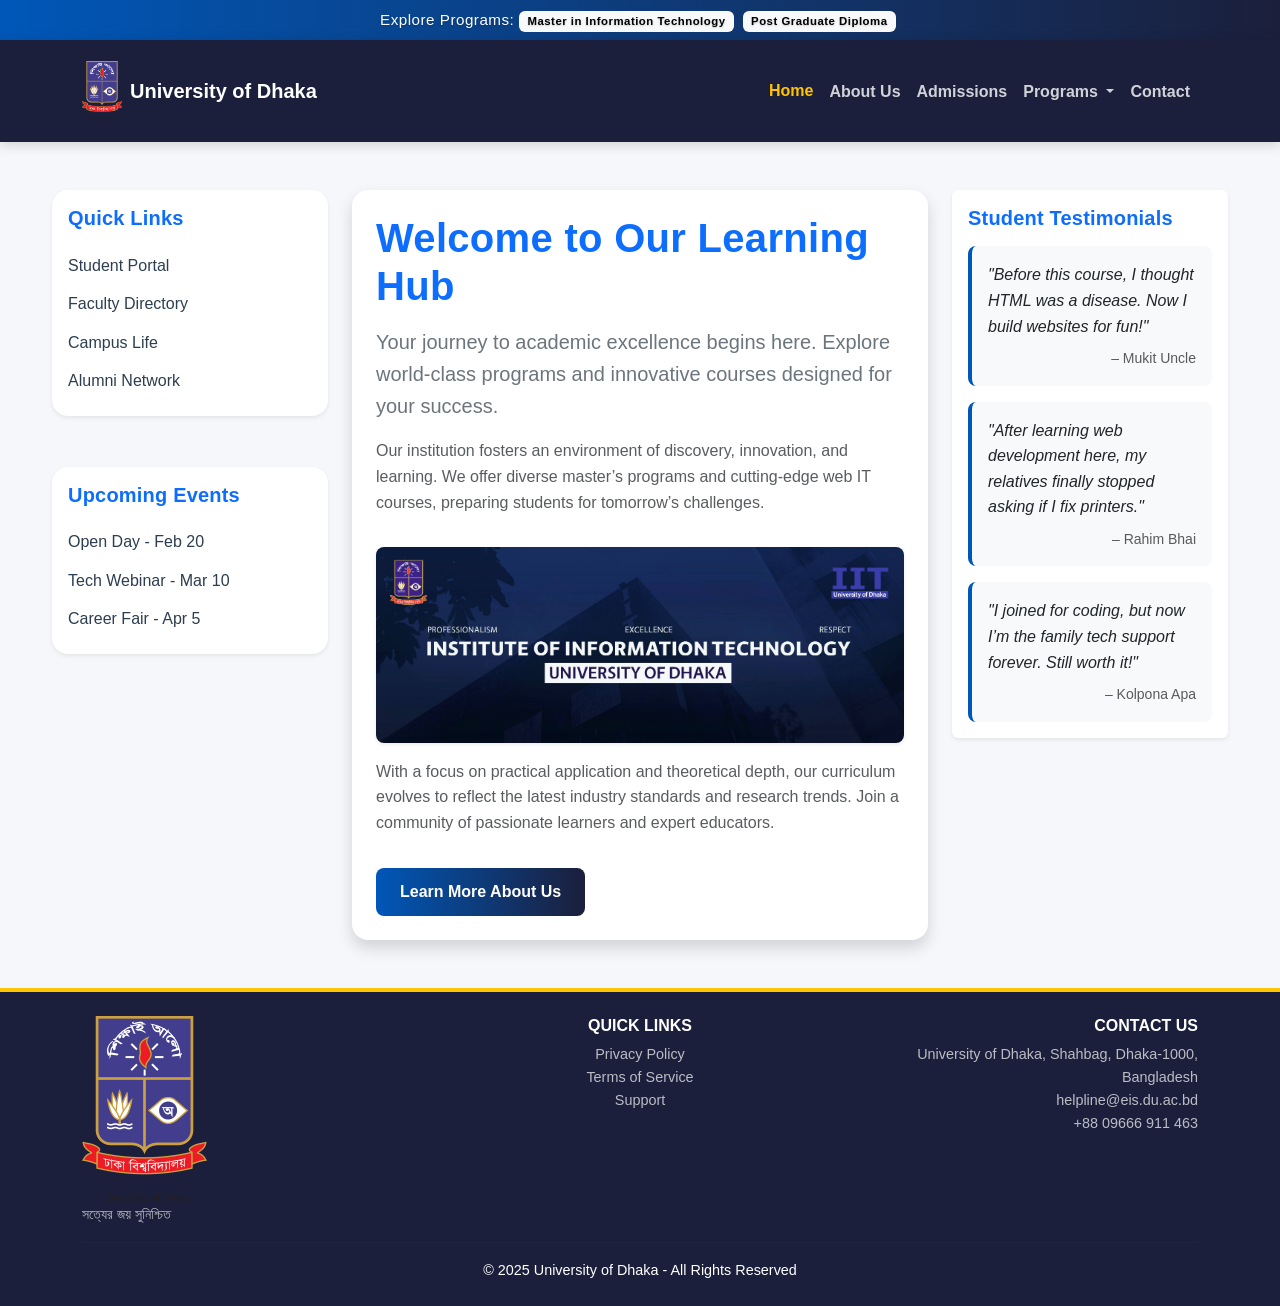
<file: 2nd Semester/Mid/305 - Web Technology and Internet Computing (Rezvi & Tawhid)/css_assignment/Assignment 3/index.html>
<!DOCTYPE html>
<html lang="en">
  <head>
    <meta charset="UTF-8">
    <meta name="viewport" content="width=device-width, initial-scale=1.0">
    <title>Enhanced Demo Page with Bootstrap and SCSS</title>
    <link
      href="https://cdn.jsdelivr.net/npm/bootstrap@5.3.2/dist/css/bootstrap.min.css"
      rel="stylesheet"
      integrity="sha384-T3c6CoIi6uLrA9TneNEoa7RxnatzjcDSCmG1MXxSR1GAsXEV/Dwwykc2MPK8M2HN"
      crossorigin="anonymous">
    <link rel="stylesheet" href="style.css">
  </head>
  <body>

    <header class="top-header text-center py-2">
      <div class="container">
        <p class="mb-0">
          Explore Programs:
          <span class="badge text-bg-light me-1">Master in Information
            Technology</span>
          <span class="badge text-bg-light me-1">Post Graduate Diploma</span>
        </p>
      </div>
    </header>

    <nav class="navbar navbar-expand-lg custom-navbar sticky-top py-3">
      <div class="container">
        <a class="navbar-brand d-flex align-items-center" href="#">
          <img src="du-logo.png" alt="Logo"
            class="d-inline-block align-text-top custom-navbar-logo me-2">
          University of Dhaka
        </a>
        <button class="navbar-toggler" type="button"
          data-bs-toggle="collapse"
          data-bs-target="#navbarNavDropdown"
          aria-controls="navbarNavDropdown"
          aria-expanded="false" aria-label="Toggle navigation">
          <span class="navbar-toggler-icon"></span>
        </button>
        <div class="collapse navbar-collapse" id="navbarNavDropdown">
          <ul class="navbar-nav ms-auto">
            <li class="nav-item">
              <a class="nav-link active" aria-current="page" href="#">Home</a>
            </li>
            <li class="nav-item">
              <a class="nav-link" href="#">About Us</a>
            </li>
            <li class="nav-item">
              <a class="nav-link" href="#">Admissions</a>
            </li>
            <li class="nav-item dropdown">
              <a class="nav-link dropdown-toggle" href="#"
                id="navbarDropdownMenuLink" role="button"
                data-bs-toggle="dropdown" aria-expanded="false">
                Programs
              </a>
              <ul class="dropdown-menu"
                aria-labelledby="navbarDropdownMenuLink">
                <li><a class="dropdown-item" href="#">Master's Degrees</a></li>
                <li><a class="dropdown-item" href="#">Professional
                    Certs</a></li>
                <li><a class="dropdown-item" href="#">Online Courses</a></li>
              </ul>
            </li>
            <li class="nav-item">
              <a class="nav-link" href="#">Contact</a>
            </li>
          </ul>
        </div>
      </div>
    </nav>

    <main class="container my-5">
      <div class="row g-4">
        <aside class="col-lg-3">
          <div class="card shadow-sm side-card">
            <div class="card-body">
              <h5 class="card-title text-primary fw-bold mb-3">Quick Links</h5>
              <ul class="list-unstyled mb-0">
                <li><a href="#" class="sidebar-link">Student Portal</a></li>
                <li><a href="#" class="sidebar-link">Faculty Directory</a></li>
                <li><a href="#" class="sidebar-link">Campus Life</a></li>
                <li><a href="#" class="sidebar-link">Alumni Network</a></li>
              </ul>
            </div>
          </div>
          <br>
          <br>
          <div class="card shadow-sm side-card mb-4">
            <div class="card-body">
              <h5 class="card-title text-primary fw-bold mb-3">Upcoming
                Events</h5>
              <ul class="list-unstyled mb-0">
                <li><a href="#" class="sidebar-link">Open Day - Feb 20</a></li>
                <li><a href="#" class="sidebar-link">Tech Webinar - Mar
                    10</a></li>
                <li><a href="#" class="sidebar-link">Career Fair - Apr
                    5</a></li>
              </ul>
            </div>
          </div>
        </aside>

        <!-- Main Content -->
        <section class="col-lg-6">
          <div class="card shadow border-0 main-card">
            <div class="card-body p-4">
              <h1 class="card-title  text-primary mb-3">Welcome to Our
                Learning Hub</h1>
              <p class="lead text-secondary">Your journey to academic excellence
                begins here. Explore world-class programs and innovative courses
                designed for your success.</p>
              <p class="text-muted">
                Our institution fosters an environment of discovery, innovation,
                and learning. We offer diverse master’s programs and
                cutting-edge web IT courses, preparing students for tomorrow’s
                challenges.
              </p>
              <img
                src="iit.jpg"
                class="img-fluid rounded-3 my-3 shadow-sm"
                alt="Excellence in Academia" />
              <p class="text-muted">
                With a focus on practical application and theoretical depth, our
                curriculum evolves to reflect the latest industry standards and
                research trends. Join a community of passionate learners and
                expert educators.
              </p>
              <button class="btn btn-primary px-4 mt-3">Learn More About
                Us</button>
            </div>
          </div>
        </section>

        <!-- Right Sidebar -->
        <aside class="col-lg-3">
          <div class="card shadow-sm border-0">
            <div class="card-body">
              <h5 class="card-title text-primary fw-bold mb-3">Student
                Testimonials</h5>
              <div class="testimonial p-3 mb-3 bg-light rounded-3">
                <p class="fst-italic mb-0">
                  "Before this course, I thought HTML was a disease. Now I build websites for fun!"
                </p>
                <small class="d-block text-end text-muted mt-2">– Mukit
                  Uncle</small>
              </div>
              <div class="testimonial p-3 mb-3 bg-light rounded-3">
                <p class="fst-italic mb-0">
                  "After learning web development here, my relatives finally stopped asking if I fix printers."
                </p>
                <small class="d-block text-end text-muted mt-2">– Rahim
                  Bhai</small>
              </div>
              <div class="testimonial p-3 bg-light rounded-3">
                <p class="fst-italic mb-0">
                  "I joined for coding, but now I’m the family tech support forever. Still worth it!"
                </p>
                <small class="d-block text-end text-muted mt-2">– Kolpona
                  Apa</small>
              </div>
            </div>
          </div>
        </aside>
      </div>
    </main>

    <footer class="site-footer text-white py-4 mt-5">
      <div class="container">
        <div class="row">
          <div class="col-md-4 text-center text-md-start mb-3 mb-md-0">
            <div
              class="d-flex align-items-center justify-content-center justify-content-md-start">
              <img src="du-logo.png"
                alt="Logo"
                class="d-inline-block align-text-top custom-navbar-logo me-2">
            </div>
            <div>
              <p class="mb-0 footer-link">সত্যের জয় সুনিশ্চিত</p>
            </div>
          </div>
          <div class="col-md-4 text-center mb-3 mb-md-0">
            <h6 class="text-uppercase">Quick Links</h6>
            <ul class="list-unstyled mb-0">
              <li><a href="#" class="footer-link">Privacy Policy</a></li>
              <li><a href="#" class="footer-link">Terms of Service</a></li>
              <li><a href="#" class="footer-link">Support</a></li>
            </ul>
          </div>
          <div class="col-md-4 text-center text-md-end">
            <h6 class="text-uppercase">Contact Us</h6>
            <p class="mb-0 footer-link">University of Dhaka, Shahbag,
              Dhaka-1000, Bangladesh</p>
            <p class="mb-0 footer-link">helpline@eis.du.ac.bd</p>
            <p class="mb-0 footer-link">+88 09666 911 463</p>
          </div>
        </div>
        <hr class="my-3">
        <p class="text-center mb-0">&copy; 2025 University of Dhaka - All Rights
          Reserved</p>
      </div>
    </footer>

    <script
      src="https://cdn.jsdelivr.net/npm/bootstrap@5.3.2/dist/js/bootstrap.bundle.min.js"
      integrity="sha384-C6RzsynM9kWDrMNeT87bh95OGNyZPhcTNXj1NW7RuBCsyN/o0jlpcV8Qyq46cDfL"
      crossorigin="anonymous"></script>
  </body>
</html>
</file>
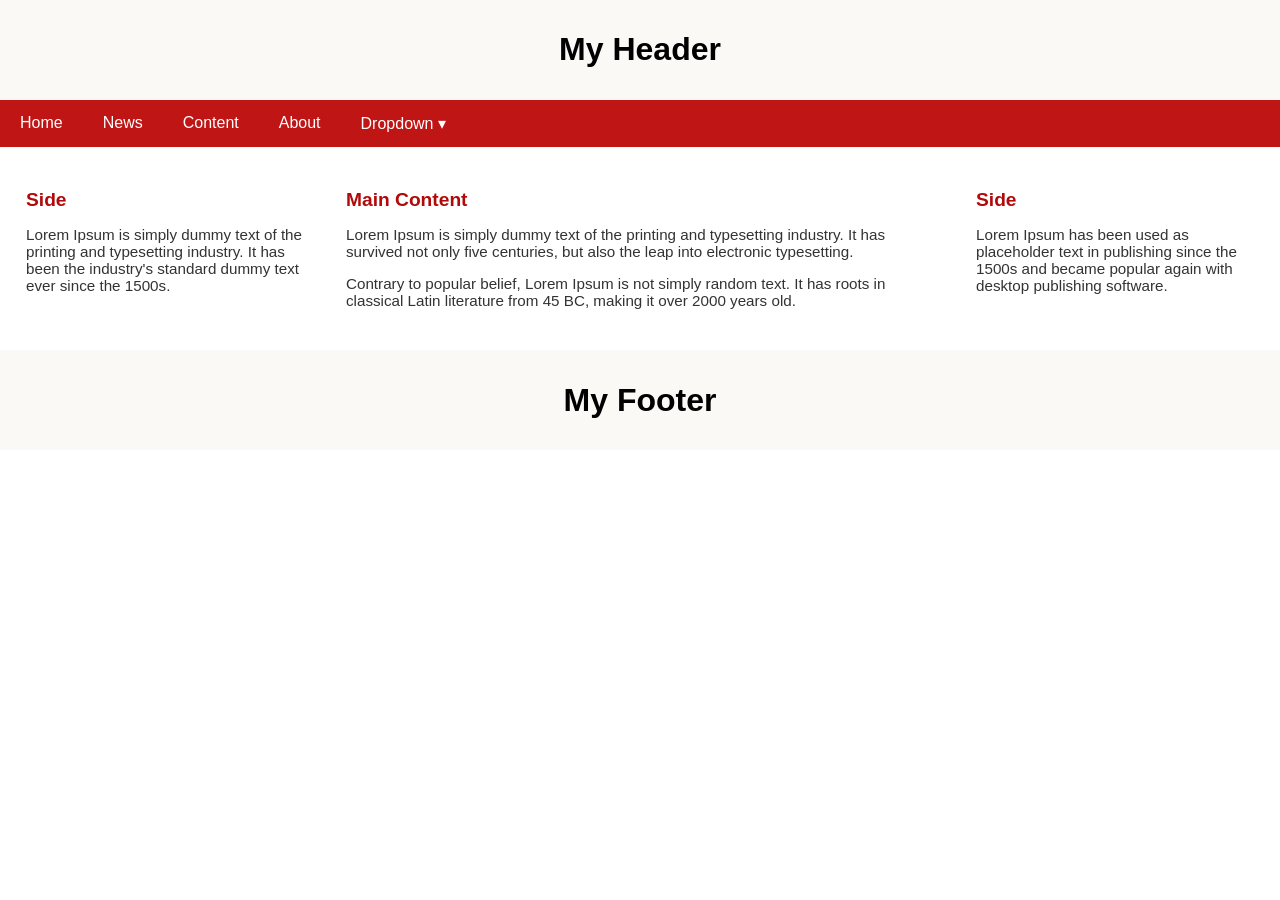
<file: 2nd Semester/Mid/305 - Web Technology and Internet Computing (Rezvi & Tawhid)/css_assignment/css.html>
<!DOCTYPE html>
<html lang="en">

<head>
    <meta charset="UTF-8">
    <meta name="viewport" content="width=device-width, initial-scale=1.0">
    <title>Document</title>
    <style>
        .my-button {
            color: white;
            font-size: 20px;
            padding: 5px 8px;
            border: none;
            cursor: pointer;
            transition: background-color 0.3s ease, color 0.3s ease;
        }

        .my-button:hover {
            background-color: #990505;
            color: #ffc107;
        }

        body {
            font-family: Arial, sans-serif;
        }

        nav {
            background-color: #bf1515;
        }

        nav ul {
            list-style: none;
            display: flex;
            margin: 0;
            padding: 0;
        }

        nav ul li {
            position: relative;
        }

        nav ul li a,
        nav ul li button {
            display: block;
            padding: 14px 20px;
            color: white;
            text-decoration: none;
            background: none;
            border: none;
            font-size: 16px;
            cursor: pointer;
        }

        nav ul li a:hover,
        nav ul li button:hover {
            background-color: #990505;
            color: #ffffff;
        }

        .dropdown-content {
            display: none;
            position: absolute;
            top: 100%;
            left: 0;
            min-width: 160px;
            background: #f9f9f9;
            box-shadow: 0 4px 8px rgba(255, 255, 255, 0.2);
            z-index: 10;
        }

        .dropdown-content a {
            padding: 12px 16px;
            display: block;
            text-decoration: none;
            color: #222;
        }

        .dropdown-content a:hover {
            background: #5f5f5f;
        }

        .dropdown:hover .dropdown-content {
            display: block;
        }

        @media (max-width: 600px) {
            nav ul {
                flex-direction: column;
            }

            nav ul li a,
            nav ul li button {
                text-align: left;
                padding: 12px;
            }
        }

        /* body  */
        .layout {
            display: grid;
            grid-template-columns: 1fr 2fr 1fr;
            gap: 10px;
            padding: 10px;
        }

        aside,
        section {
            background: #fff;
            padding: 16px;
        }

        aside h1,
        section h1 {
            margin-bottom: 10px;
            color: #b10a0a;
            font-size: 1.2rem;
        }

        aside p,
        section p {
            font-size: 0.95rem;
            color: #333;
        }

        @media (max-width: 768px) {
            .layout {
                grid-template-columns: 1fr;
            }
        }
    </style>
</head>

<body style="margin: 0px; padding: 0px; border: 0px;">
    <div style="text-align: center; background-color: #FAF9F6; padding: 10px;">
        <header>
            <h1>My Header</h1>
        </header>
    </div>

    <div style="margin: 0px; padding: 0px; border: 0px;">
        <nav>
            <ul>
                <li><a href="#home">Home</a></li>
                <li><a href="#news">News</a></li>
                <li><a href="#content">Content</a></li>
                <li><a href="#about">About</a></li>
                <li class="dropdown">
                    <button>Dropdown ▾</button>
                    <div class="dropdown-content">
                        <a href="#">Link 1</a>
                        <a href="#">Link 2</a>
                        <a href="#">Link 3</a>
                    </div>
                </li>
            </ul>
        </nav>
    </div>

    <div class="layout">
        <aside>
            <h1>Side</h1>
            <p>
                Lorem Ipsum is simply dummy text of the printing and typesetting industry.
                It has been the industry's standard dummy text ever since the 1500s.
            </p>
        </aside>

        <section>
            <h1>Main Content</h1>
            <p>
                Lorem Ipsum is simply dummy text of the printing and typesetting industry.
                It has survived not only five centuries, but also the leap into electronic typesetting.
            </p>
            <p>
                Contrary to popular belief, Lorem Ipsum is not simply random text.
                It has roots in classical Latin literature from 45 BC, making it over 2000 years old.
            </p>
        </section>

        <aside>
            <h1>Side</h1>
            <p>
                Lorem Ipsum has been used as placeholder text in publishing since the 1500s
                and became popular again with desktop publishing software.
            </p>
        </aside>
    </div>

    <div style="text-align: center; background-color: #FAF9F6; padding: 10px;">
        <h1>My Footer</h1>
    </div>

</body>

</html>
</file>
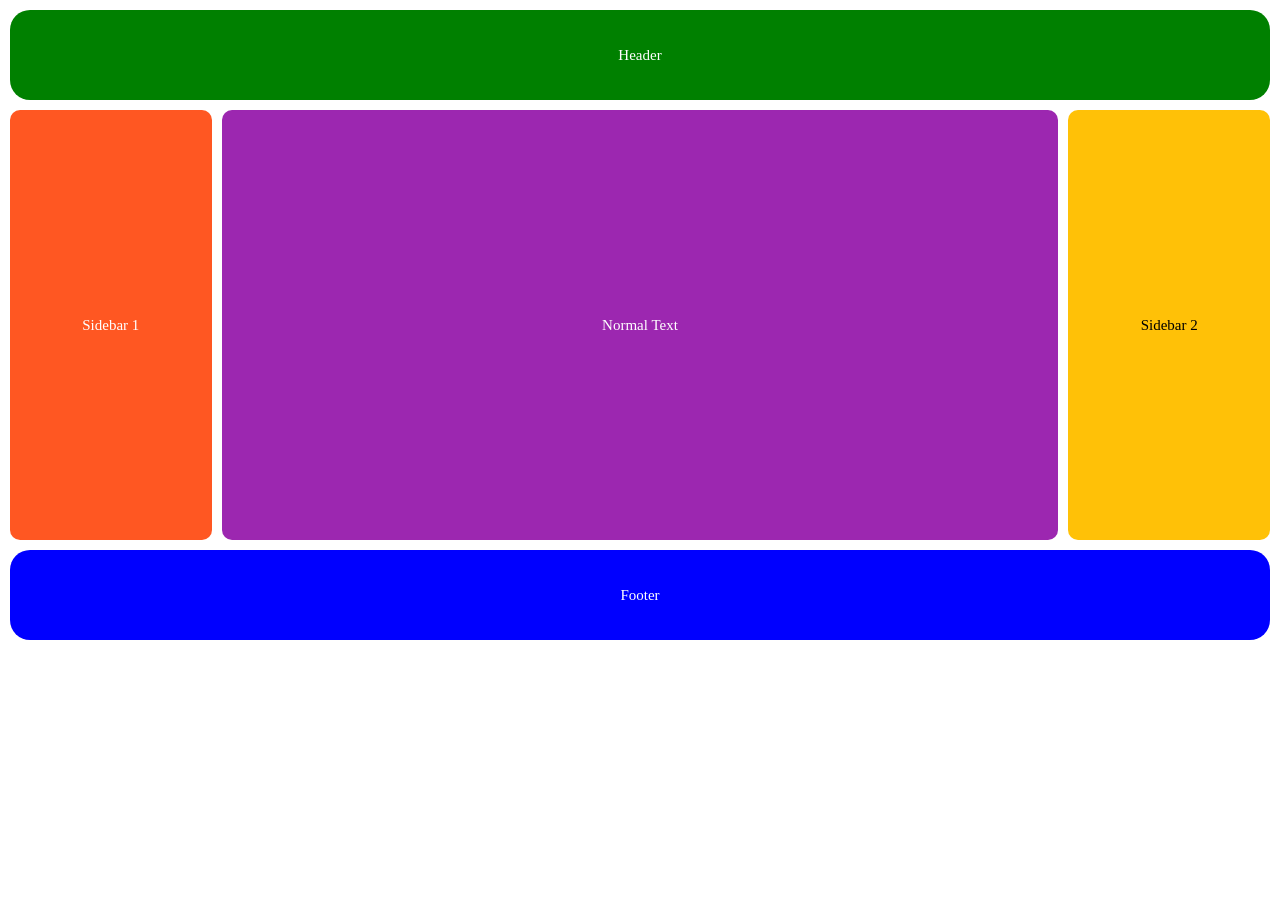
<file: 2nd Semester/Mid/305 - Web Technology and Internet Computing (Rezvi & Tawhid)/css_assignment/Assignment 2/AssignmentThree.html>
<!DOCTYPE html>
<html lang="en">
<head>
<meta charset="UTF-8" />
<meta name="viewport" content="width=device-width, initial-scale=1" />
<title>Assignment Three</title>
<style>
  body {
    margin: 0;
    background: white;
  }

  .grid-container {
    display: grid;
    height: 70vh;
    grid-template-columns: repeat(6, 1fr);
    grid-template-rows: auto 1fr auto;
    gap: 10px;
    padding: 10px;

    grid-template-areas:
      "header header header header header header"
      "menu main main main main right"
      "footer footer footer footer footer footer";
  }

  .item1 {
    grid-area: header;
    background-color: green;
    border-radius: 20px;
    color: white;
    height: 10vh;
    display: flex;
    align-items: center;
    justify-content: center;
    font-size: 15px;
  }

  .item2 {
    grid-area: menu;
    background-color: #FF5722;
    border-radius: 10px;
    color: white;
    display: flex;
    align-items: center;
    justify-content: center;
    font-size: 15px;
  }

  .item3 {
    grid-area: main;
    background-color: #9C27B0;
    border-radius: 10px;
    color: white;
    display: flex;
    align-items: center;
    justify-content: center;
    font-size: 15px;
  }

  .item4 {
    grid-area: right;
    background-color: #FFC107;
    border-radius: 10px;
    color: black;
    display: flex;
    align-items: center;
    justify-content: center;
    font-size: 15px;
  }

  .item5 {
    grid-area: footer;
    background-color: blue;
    border-radius: 20px;
    color: white;
    display: flex;
    height: 10vh;
    align-items: center;
    justify-content: center;
    font-size: 15px;
  }
</style>
</head>
<body>

<div class="grid-container">
  <div class="item1">Header</div>
  <div class="item2">Sidebar 1</div>
  <div class="item3">Normal Text</div>
  <div class="item4">Sidebar 2</div>
  <div class="item5">Footer</div>
</div>

</body>
</html>
</file>
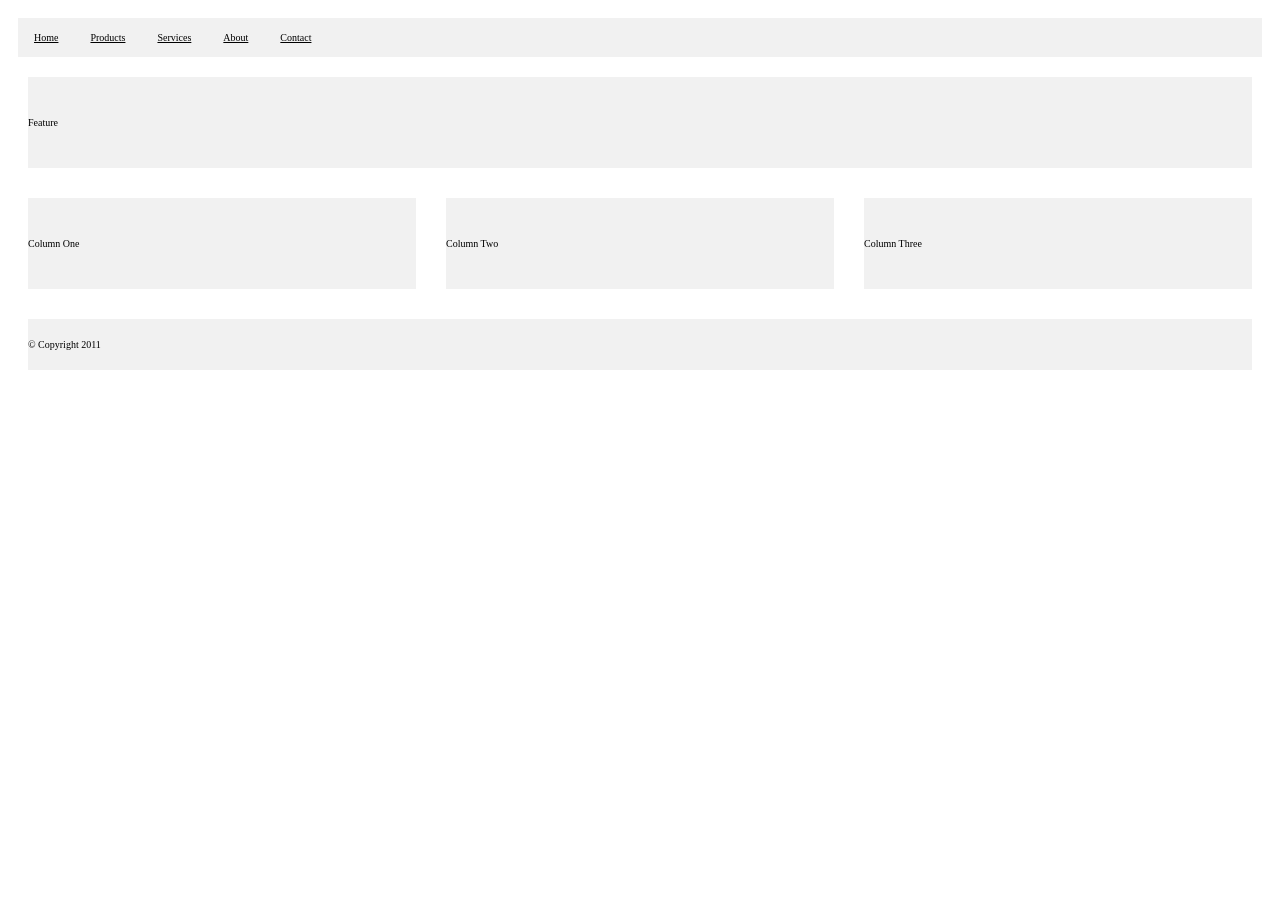
<file: 2nd Semester/Mid/305 - Web Technology and Internet Computing (Rezvi & Tawhid)/css_assignment/Assignment 2/AssignmentTwo.html>
<!DOCTYPE html>
<html lang="en">

<head>
    <meta charset="UTF-8" />
    <meta name="viewport" content="width=device-width, initial-scale=1.0" />
    <title>Assignment Two</title>
    <style>
        .container {
            display: grid;
            grid-template-columns: repeat(3, 1fr);
            grid-template-rows: auto auto auto auto;
            gap: 10px;
            background-color: rgb(255, 255, 255);
            padding: 10px;
        }

        .nav {
            grid-column: 1 / -1;
            background-color: #f1f1f1;
            overflow: hidden;
        }

        .nav a {
            float: left;
            color: #000;
            text-align: center;
            padding: 14px 16px;
            font-size: 10px;
        }

        .feature {
            grid-column: 1 / -1;
            background-color: #f1f1f1;
            border: 10px solid white;
            padding: 40px 0px;
            font-size: 10px;
            text-align: left    ;
        }

        .body>div {
            background-color: #f1f1f1;
            border: 10px solid white;
            padding: 40px 0px;
            font-size: 10px;
            text-align: left;
        }

        .body {
            display: contents;
            margin: 0;
        }

        .footer {
            grid-column: 1 / -1;
            background-color: #f1f1f1;
            border: 10px solid white;
            padding: 20px 0px;
            font-size: 10px;
            text-align: left;
        }
    </style>
</head>

<body>
    <div class="container">
        <div class="nav">
            <a href="#home">Home</a>
            <a href="#products">Products</a>
            <a href="#services">Services</a>
            <a href="#about">About</a>
            <a href="#contact">Contact</a>
        </div>

        <div class="feature">
            Feature
        </div>

        <div class="body">
            <div>Column One</div>
            <div>Column Two</div>
            <div>Column Three</div>
        </div>

        <div class="footer">
            &copy; Copyright 2011
        </div>
    </div>
</body>

</html>
</file>
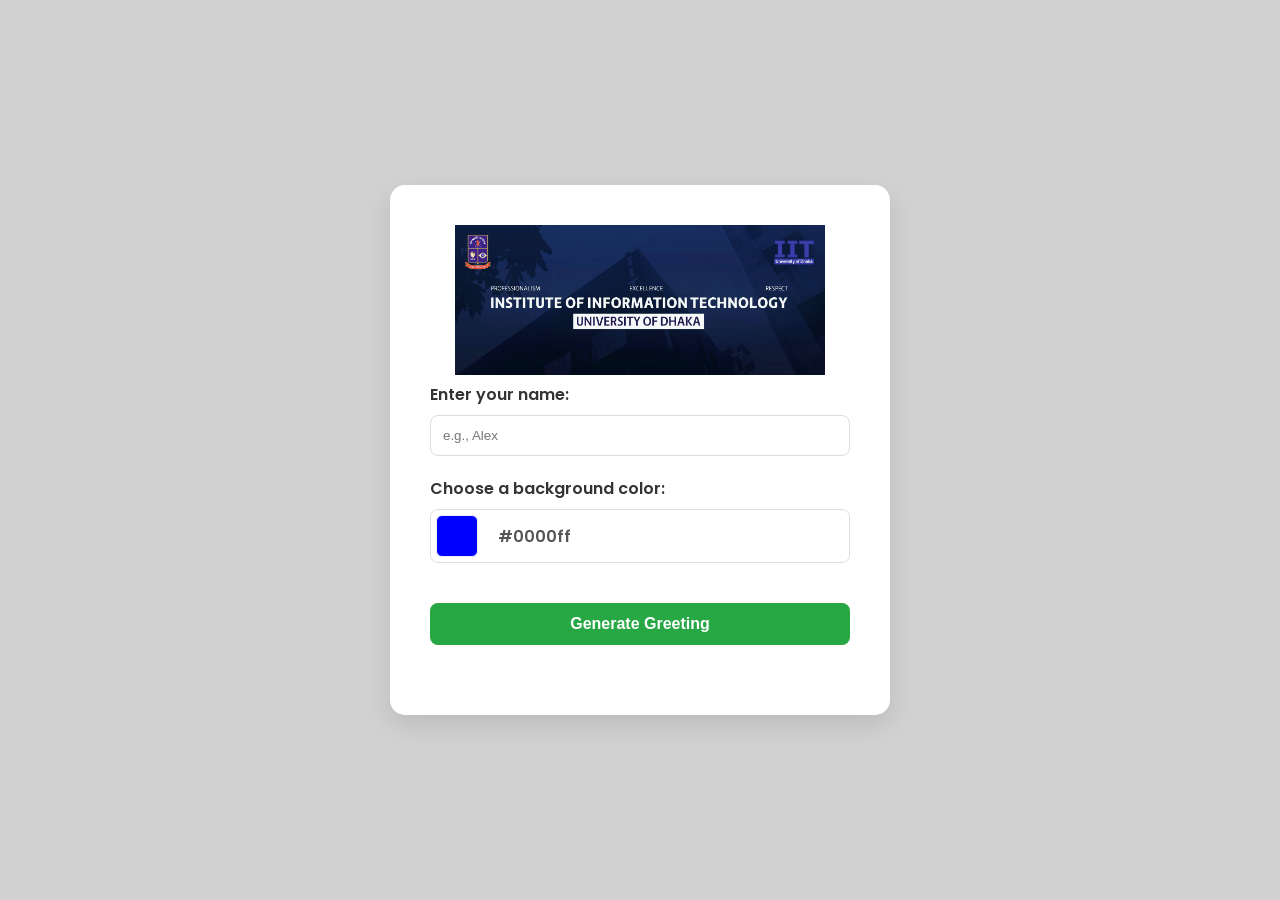
<file: 2nd Semester/Mid/305 - Web Technology and Internet Computing (Rezvi & Tawhid)/css_assignment/Assignment 4/ColorPicker.html>
<!DOCTYPE html>
<html lang="en">
    <head>
        <meta charset="UTF-8">
        <meta name="viewport" content="width=device-width, initial-scale=1.0">
        <title>Dynamic Greeting & Background Customizer</title>
        <link
            href="https://fonts.googleapis.com/css2?family=Poppins:wght@400;600&display=swap"
            rel="stylesheet">
        <style>
        :root {
            --primary-color: #007bff;
            --success-color: #28a745;
            --background-color: #d1d1d1;
            --text-color: #333;
            --card-background: #ffffff;
            --shadow-color: rgba(0, 0, 0, 0.1);
            --border-color: #ddd;
        }

        body {
            font-family: 'Poppins', sans-serif;
            background-color: var(--background-color);
            display: flex;
            justify-content: center;
            align-items: center;
            min-height: 100vh;
            margin: 0;
            transition: background-color 0.5s ease;
        }

        .container {
            background-color: var(--card-background);
            padding: 40px;
            border-radius: 15px;
            box-shadow: 0 10px 25px var(--shadow-color);
            text-align: center;
            width: 90%;
            max-width: 420px;
            transition: transform 0.3s ease;
        }

        .container:hover {
            transform: translateY(-5px);
        }

        h1 {
            color: var(--primary-color);
            margin-bottom: 25px;
            font-weight: 600;
        }

        .input-group {
            margin-bottom: 20px;
            text-align: left;
        }

        label {
            display: block;
            margin-bottom: 8px;
            color: var(--text-color);
            font-weight: 600;
        }

        input[type="text"] {
            width: 100%;
            padding: 12px;
            border: 1px solid var(--border-color);
            border-radius: 8px;
            box-sizing: border-box;
            transition: border-color 0.3s ease, box-shadow 0.3s ease;
        }

        input[type="text"]:focus {
            outline: none;
            border-color: var(--primary-color);
            box-shadow: 0 0 0 3px rgba(0, 123, 255, 0.25);
        }

        .color-picker-group {
            display: flex;
            align-items: center;
            gap: 10px;
            border: 1px solid var(--border-color);
            padding: 5px;
            border-radius: 8px;
        }

        #color-preview {
            width: 40px;
            height: 40px;
            border-radius: 6px;
            cursor: pointer;
            border: 1px solid #eee;
        }

        #color-hex-value {
            font-size: 1em;
            font-weight: 600;
            color: #555;
            flex-grow: 1;
        }

        input[type="color"] {
            opacity: 0;
            width: 0;
            height: 0;
            padding: 0;
            border: none;
        }

        #actionButton {
            background-color: var(--success-color);
            color: white;
            border: none;
            padding: 12px 20px;
            border-radius: 8px;
            cursor: pointer;
            font-size: 16px;
            font-weight: 600;
            width: 100%;
            transition: background-color 0.3s ease, transform 0.2s ease;
            margin-top: 20px;
        }

        #actionButton:hover {
            background-color: #218838;
            transform: translateY(-2px);
        }

        #greeting {
            margin-top: 30px;
            font-size: 1.2em;
            font-weight: 600;
            color: var(--primary-color);
            opacity: 0;
            transition: opacity 0.5s ease-in-out;
        }

        #greeting.visible {
            opacity: 1;
        }
    </style>
    </head>
    <body>

        <div class="container">
            <img src="iit.jpg" width="370" height="150" alt="">
            <div class="input-group">
                <label for="userName">Enter your name:</label>
                <input type="text" id="userName" placeholder="e.g., Alex"
                    required>
            </div>
            <div class="input-group">
                <label for="bgColorPicker">Choose a background color:</label>
                <div class="color-picker-group">
                    <div id="color-preview"
                        style="background-color: #0000ff;"></div>
                    <input type="color" id="bgColorPicker" value="#0000ff">
                    <span id="color-hex-value">#0000ff</span>
                </div>
            </div>
            <button id="actionButton">Generate Greeting</button>
            <p id="greeting"></p>
        </div>

        <script>
        document.addEventListener('DOMContentLoaded', () => {
            const nameInput = document.getElementById('userName');
            const colorPicker = document.getElementById('bgColorPicker');
            const actionButton = document.getElementById('actionButton');
            const greetingElement = document.getElementById('greeting');
            const body = document.body;
            const colorPreview = document.getElementById('color-preview');
            const colorHexValue = document.getElementById('color-hex-value');

            colorPreview.addEventListener('click', () => {
                colorPicker.click();
            });

            colorPicker.addEventListener('input', () => {
                const selectedColor = colorPicker.value;
                colorPreview.style.backgroundColor = selectedColor;
                colorHexValue.textContent = selectedColor;
            });

            actionButton.addEventListener('click', () => {
                const name = nameInput.value.trim();
                const selectedColor = colorPicker.value;

                if (name === "") {
                    alert("Please enter your name!");
                    return;
                }

                body.style.backgroundColor = selectedColor;
                greetingElement.textContent = `Hello, ${name}! Enjoy the new background.`;
                greetingElement.classList.add('visible');
            });
        });
    </script>

    </body>
</html>
</file>
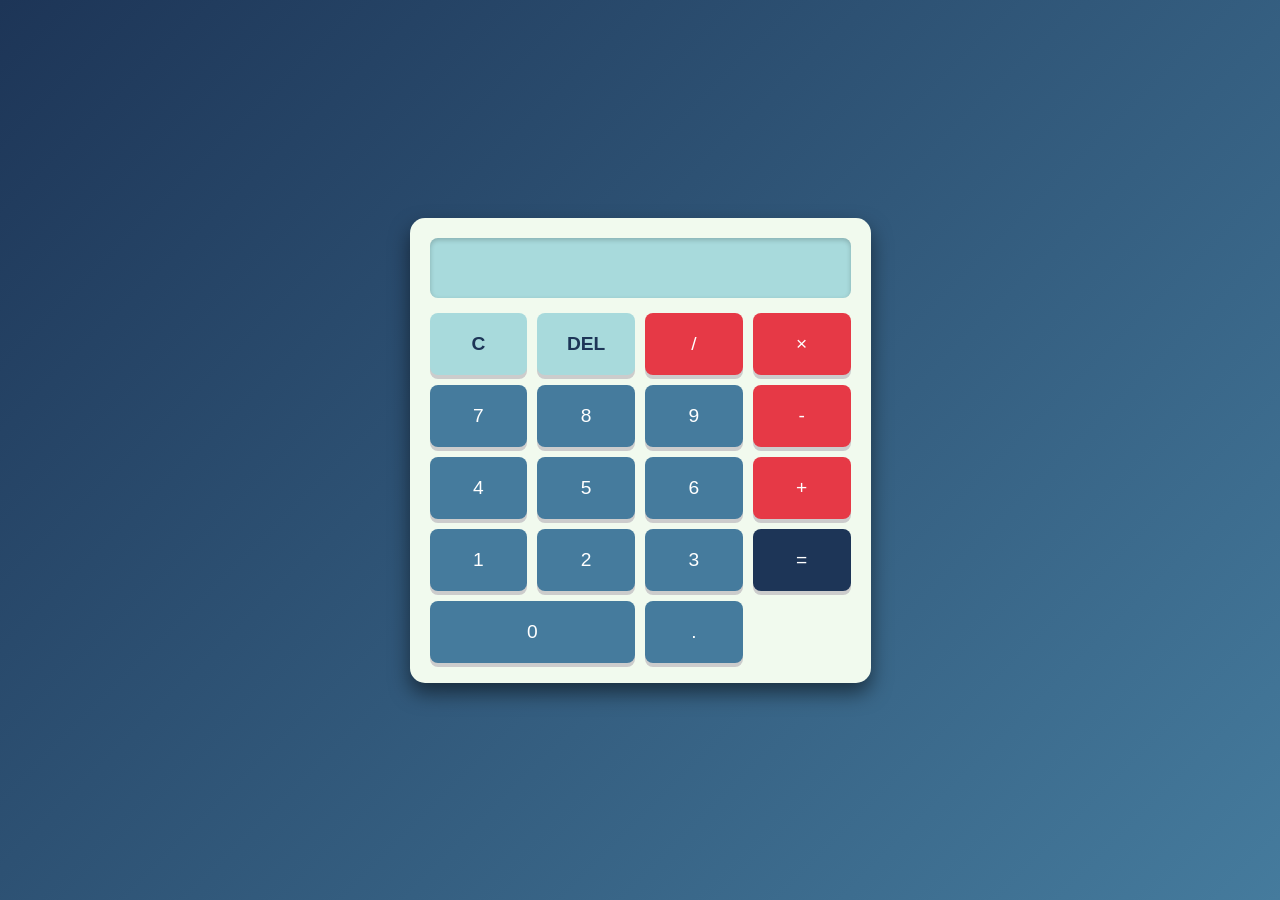
<file: 2nd Semester/Mid/305 - Web Technology and Internet Computing (Rezvi & Tawhid)/css_assignment/Assignment 5/Calculator.html>
<!DOCTYPE html>
<html lang="en">
  <head>
    <meta charset="UTF-8">
    <meta name="viewport" content="width=device-width, initial-scale=1.0">
    <title>Calculator</title>
    <link rel="stylesheet" href="Calculator.css">
  </head>
  <body>

    <div class="calculator">
      <input type="text" id="display" disabled>

      <div class="buttons">
        <button class="btn clear" onclick="clearDisplay()">C</button>
        <button class="btn delete" onclick="deleteLast()">DEL</button>
        <button class="btn operator" onclick="appendInput('/')">/</button>
        <button class="btn operator" onclick="appendInput('*')">×</button>

        <button class="btn number" onclick="appendInput('7')">7</button>
        <button class="btn number" onclick="appendInput('8')">8</button>
        <button class="btn number" onclick="appendInput('9')">9</button>
        <button class="btn operator" onclick="appendInput('-')">-</button>

        <button class="btn number" onclick="appendInput('4')">4</button>
        <button class="btn number" onclick="appendInput('5')">5</button>
        <button class="btn number" onclick="appendInput('6')">6</button>
        <button class="btn operator" onclick="appendInput('+')">+</button>

        <button class="btn number" onclick="appendInput('1')">1</button>
        <button class="btn number" onclick="appendInput('2')">2</button>
        <button class="btn number" onclick="appendInput('3')">3</button>
        <button class="btn equal" onclick="calculateResult()">=</button>

        <button class="btn zero" onclick="appendInput('0')">0</button>
        <button class="btn number" onclick="appendInput('.')">.</button>
      </div>
    </div>

    <script src="Calculator.js"></script>
  </body>
</html>
</file>
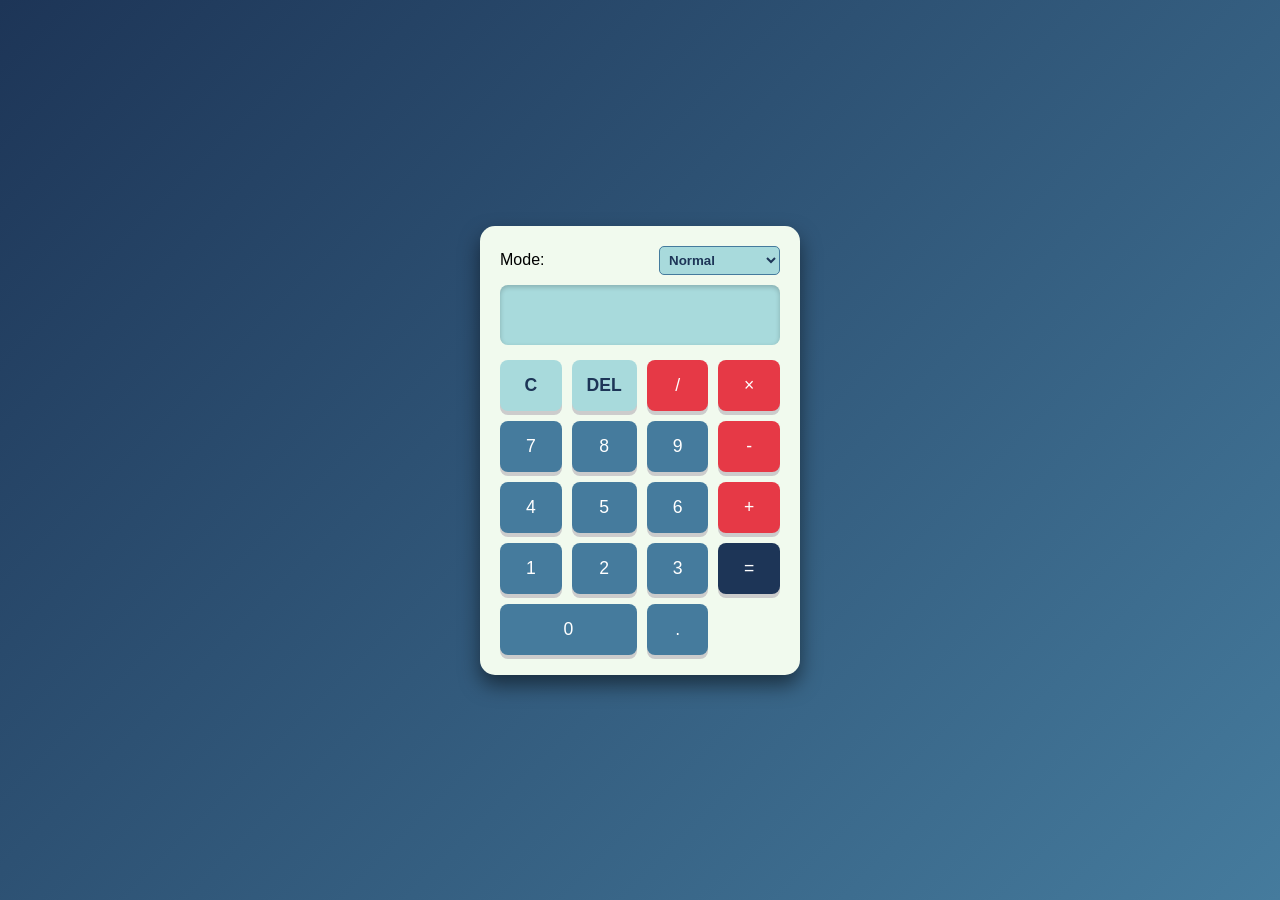
<file: 2nd Semester/Mid/305 - Web Technology and Internet Computing (Rezvi & Tawhid)/css_assignment/Assignment 6/Calculator.html>
<!DOCTYPE html>
<html lang="en">
  <head>
    <meta charset="UTF-8" />
    <meta name="viewport" content="width=device-width, initial-scale=1.0" />
    <title>Multi-Mode Calculator</title>
    <link rel="stylesheet" href="Calculator.css" />
  </head>
  <body>
    <div class="calculator">
      <div class="mode-selector">
        <label for="mode">Mode:</label>
        <select id="mode" onchange="changeMode()">
          <option value="normal">Normal</option>
          <option value="trig">Trigonometric</option>
          <option value="scientific">Scientific</option>
        </select>
      </div>
      <input type="text" id="display" disabled />

      <div class="buttons" id="button-container">
        <!-- Buttons will be dynamically generated -->
      </div>
    </div>

    <script src="Calculator.js"></script>
  </body>
</html>
</file>
<file: 2nd Semester/Mid/305 - Web Technology and Internet Computing (Rezvi & Tawhid)/css_assignment/Assignment 3/style.css>
body {
    font-family: "Open Sans", sans-serif;
    background-color: #f5f7fa;
    color: #2c3e50;
    line-height: 1.6;
}

h1,
h2,
h3,
h4,
h5,
h6 {
    font-family: "Poppins", sans-serif;
    color: #1b1f3b;
    font-weight: 700;
}

.top-header {
    background: linear-gradient(90deg, #0057b8, #1b1f3b);
    color: #ffffff;
    font-size: 0.95rem;
    letter-spacing: 0.5px;
    text-shadow: 0 1px 2px rgba(0, 0, 0, 0.2);
}
.top-header .badge {
    background-color: rgba(255, 255, 255, 0.2);
    color: #ffffff;
    border: 1px solid rgba(255, 255, 255, 0.3);
}

.custom-navbar {
    background-color: #1b1f3b;
    box-shadow: 0 3px 12px rgba(0, 0, 0, 0.15);
}
.custom-navbar .navbar-brand .logo-text {
    color: #ffffff;
    font-weight: 700;
    font-size: 1.3rem;
    letter-spacing: 0.5px;
}
.custom-navbar .nav-link {
    color: rgba(255, 255, 255, 0.8);
    font-weight: 600;
    transition: color 0.3s ease, transform 0.3s ease;
}
.custom-navbar .nav-link:hover, .custom-navbar .nav-link.active {
    color: #ffc300;
    transform: translateY(-1px);
}
.custom-navbar .dropdown-menu {
    background-color: #1b1f3b;
    border: 1px solid rgba(255, 255, 255, 0.1);
    border-radius: 8px;
}
.custom-navbar .dropdown-menu .dropdown-item {
    color: rgba(255, 255, 255, 0.9);
}
.custom-navbar .dropdown-menu .dropdown-item:hover {
    background-color: #0057b8;
    color: #ffffff;
}
.custom-navbar .navbar-toggler-icon {
    background-image: url("data:image/svg+xml,%3csvg xmlns='http://www.w3.org/2000/svg' viewBox='0 0 30 30'%3e%3cpath stroke='rgba%28255,255,255,0.85%29' stroke-linecap='round' stroke-width='2' d='M4 7h22M4 15h22M4 23h22'/%3e%3c/svg%3e");
}
.custom-navbar .navbar-brand {
    font-weight: bold;
    color: #1b1f3b;
    display: flex;
    align-items: center;
    color: white;
}
.custom-navbar .navbar-brand:hover {
    color: #0057b8;
}
.custom-navbar .navbar-brand .custom-navbar-logo {
    height: 60px;
    width: auto;
    margin-right: 10px;
    object-fit: contain;
}

.main-card,
.side-card {
    border: none;
    border-radius: 16px;
    background-color: #ffffff;
    box-shadow: 0 8px 20px rgba(0, 0, 0, 0.06);
    transition: transform 0.2s ease, box-shadow 0.2s ease;
}
.main-card:hover,
.side-card:hover {
    transform: translateY(-3px);
    box-shadow: 0 10px 24px rgba(0, 0, 0, 0.08);
}

.sidebar-link {
    color: #2c3e50;
    text-decoration: none;
    display: block;
    padding: 0.4rem 0;
    transition: color 0.2s ease;
}
.sidebar-link:hover {
    color: #0057b8;
    text-decoration: wavy;
}

.hover-link:hover {
    color: #0057b8;
    text-decoration: underline;
}

.testimonial {
    border-left: 4px solid #0057b8;
    transition: transform 0.2s ease, box-shadow 0.2s ease;
}
.testimonial:hover {
    transform: translateY(-3px);
    box-shadow: 0 4px 8px rgba(0, 0, 0, 0.1);
}

.main-card .card-title {
    color: #0057b8;
    font-weight: 700;
    letter-spacing: 0.3px;
}

.side-card .card-title {
    color: #1b1f3b;
    font-weight: 600;
}

.btn-primary {
    background: linear-gradient(90deg, #0057b8, #1b1f3b);
    border: none;
    font-weight: 600;
    padding: 0.75rem 1.5rem;
    border-radius: 8px;
    transition: background 0.3s ease, transform 0.2s ease;
}
.btn-primary:hover {
    background: linear-gradient(90deg, #00448f, #0e101f);
    transform: translateY(-1px);
}

main.container {
    max-width: 1200px;
}

h1, h5 {
    letter-spacing: 0.2px;
}

.card-body {
    line-height: 1.6;
}

.site-footer {
    background-color: #1b1f3b;
    border-top: 4px solid #ffc300;
    color: rgba(255, 255, 255, 0.8);
    font-size: 0.9rem;
}
.site-footer h6 {
    color: #ffffff;
    font-weight: 700;
}
.site-footer .footer-link {
    color: rgba(255, 255, 255, 0.7);
    text-decoration: none;
    transition: color 0.3s ease;
}
.site-footer .footer-link:hover {
    color: #ffc300;
}
.site-footer hr {
    border-color: rgba(255, 255, 255, 0.1);
}
.site-footer .navbar-brand {
    font-weight: bold;
    color: #1b1f3b;
    display: flex;
    align-items: center;
    color: white;
}
.site-footer .navbar-brand:hover {
    color: #0057b8;
}
.site-footer .navbar-brand .custom-navbar-logo {
    height: 100px;
    width: auto;
    margin-right: 10px;
    object-fit: contain;
}
</file>
<file: 2nd Semester/Mid/305 - Web Technology and Internet Computing (Rezvi & Tawhid)/css_assignment/Assignment 5/Calculator.css>
* {
  margin: 0;
  padding: 0;
  box-sizing: border-box;
}

body {
  display: flex;
  justify-content: center;
  align-items: center;
  min-height: 100vh;
  background: linear-gradient(135deg, #1d3557, #457b9d);
  font-family: Arial, sans-serif;
}

.calculator {
  background-color: #f1faee;
  padding: 20px;
  border-radius: 15px;
  box-shadow: 0 10px 20px rgba(0, 0, 0, 0.5);
}

#display {
  width: 100%;
  height: 60px;
  background-color: #a8dadc;
  border: none;
  border-radius: 8px;
  margin-bottom: 15px;
  padding: 10px;
  text-align: right;
  font-size: 2em;
  color: #1d3557;
  box-shadow: inset 0 2px 5px rgba(0, 0, 0, 0.2);
}

.buttons {
  display: grid;
  grid-template-columns: repeat(4, 1fr);
  gap: 10px;
}

.btn {
  padding: 20px;
  border: none;
  border-radius: 8px;
  font-size: 1.2em;
  cursor: pointer;
  transition: background-color 0.2s;
  box-shadow: 0 4px #ccc;
}

.btn:active {
  box-shadow: 0 2px #ccc;
  transform: translateY(2px);
}

.number,
.zero {
  background-color: #457b9d;
  color: white;
}
.number:hover,
.zero:hover {
  background-color: #386684;
}

.operator {
  background-color: #e63946;
  color: white;
}
.operator:hover {
  background-color: #c9323f;
}

.clear,
.delete {
  background-color: #a8dadc;
  color: #1d3557;
  font-weight: bold;
}
.clear:hover,
.delete:hover {
  background-color: #8bb7b9;
}

.equal {
  background-color: #1d3557;
  color: white;
  grid-column: span 1;
}
.equal:hover {
  background-color: #142a42;
}

.zero {
  grid-column: span 2;
}
</file>
<file: 2nd Semester/Mid/305 - Web Technology and Internet Computing (Rezvi & Tawhid)/css_assignment/Assignment 6/Calculator.css>
* {
  margin: 0;
  padding: 0;
  box-sizing: border-box;
}

body {
  display: flex;
  justify-content: center;
  align-items: center;
  min-height: 100vh;
  background: linear-gradient(135deg, #1d3557, #457b9d);
  font-family: Arial, sans-serif;
}

.calculator {
  background-color: #f1faee;
  padding: 20px;
  border-radius: 15px;
  box-shadow: 0 10px 20px rgba(0, 0, 0, 0.5);
  width: 320px;
}

.mode-selector {
  display: flex;
  justify-content: space-between;
  align-items: center;
  margin-bottom: 10px;
}

#mode {
  padding: 5px;
  border-radius: 5px;
  border: 1px solid #457b9d;
  background: #a8dadc;
  color: #1d3557;
  font-weight: bold;
}

#display {
  width: 100%;
  height: 60px;
  background-color: #a8dadc;
  border: none;
  border-radius: 8px;
  margin-bottom: 15px;
  padding: 10px;
  text-align: right;
  font-size: 2em;
  color: #1d3557;
  box-shadow: inset 0 2px 5px rgba(0, 0, 0, 0.2);
}

.buttons {
  display: grid;
  grid-template-columns: repeat(4, 1fr);
  gap: 10px;
}

.btn {
  padding: 15px;
  border: none;
  border-radius: 8px;
  font-size: 1.1em;
  cursor: pointer;
  transition: background-color 0.2s;
  box-shadow: 0 4px #ccc;
}

.btn:active {
  box-shadow: 0 2px #ccc;
  transform: translateY(2px);
}

.number,
.zero {
  background-color: #457b9d;
  color: white;
}
.number:hover,
.zero:hover {
  background-color: #386684;
}

.operator {
  background-color: #e63946;
  color: white;
}
.operator:hover {
  background-color: #c9323f;
}

.clear,
.delete {
  background-color: #a8dadc;
  color: #1d3557;
  font-weight: bold;
}
.clear:hover,
.delete:hover {
  background-color: #8bb7b9;
}

.equal {
  background-color: #1d3557;
  color: white;
  grid-column: span 1;
}
.equal:hover {
  background-color: #142a42;
}

.zero {
  grid-column: span 2;
}
</file>
